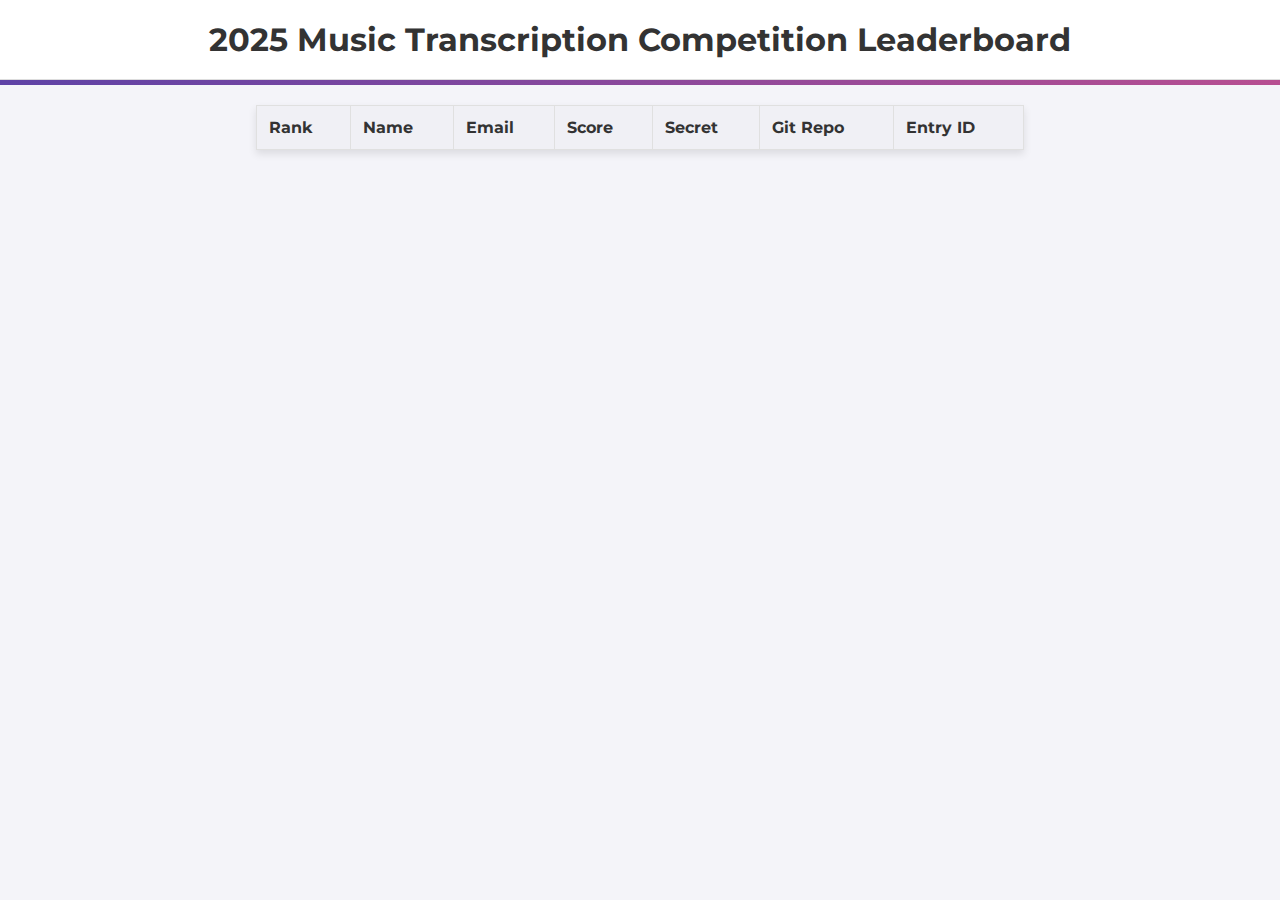
<file: transcription/index.html>
<!DOCTYPE html>
<html lang="en">
<head>
    <meta charset="UTF-8">
    <meta name="viewport" content="width=device-width, initial-scale=1.0">
    <title>Leaderboard</title>
    <link rel="stylesheet" href="Leaderboard/styles.css">
    
    <link rel="preconnect" href="https://fonts.googleapis.com">
    <link rel="preconnect" href="https://fonts.gstatic.com" crossorigin>
    <link href="https://fonts.googleapis.com/css2?family=Montserrat:ital,wght@0,100..900;1,100..900&display=swap" rel="stylesheet">
</head>
<body>
    <div id="header">
        <h1>2025 Music Transcription Competition Leaderboard</h1>
    </div>
    <div class="gradient-line"></div>
    <table id="leaderboard">
        <thead>
            <tr>
                <th>Rank</th>
                <th>Name</th>
                <th>Email</th>
                <th>Score</th>
                <th>Secret</th>
                <th>Git Repo</th>
                <th>Entry ID</th>
            </tr>
        </thead>
        <tbody id="leaderboard-body">
            <!-- Data will go here -->
        </tbody>
    </table>
    <script src="Leaderboard/script.js"></script>
</body>
</html>
</file>
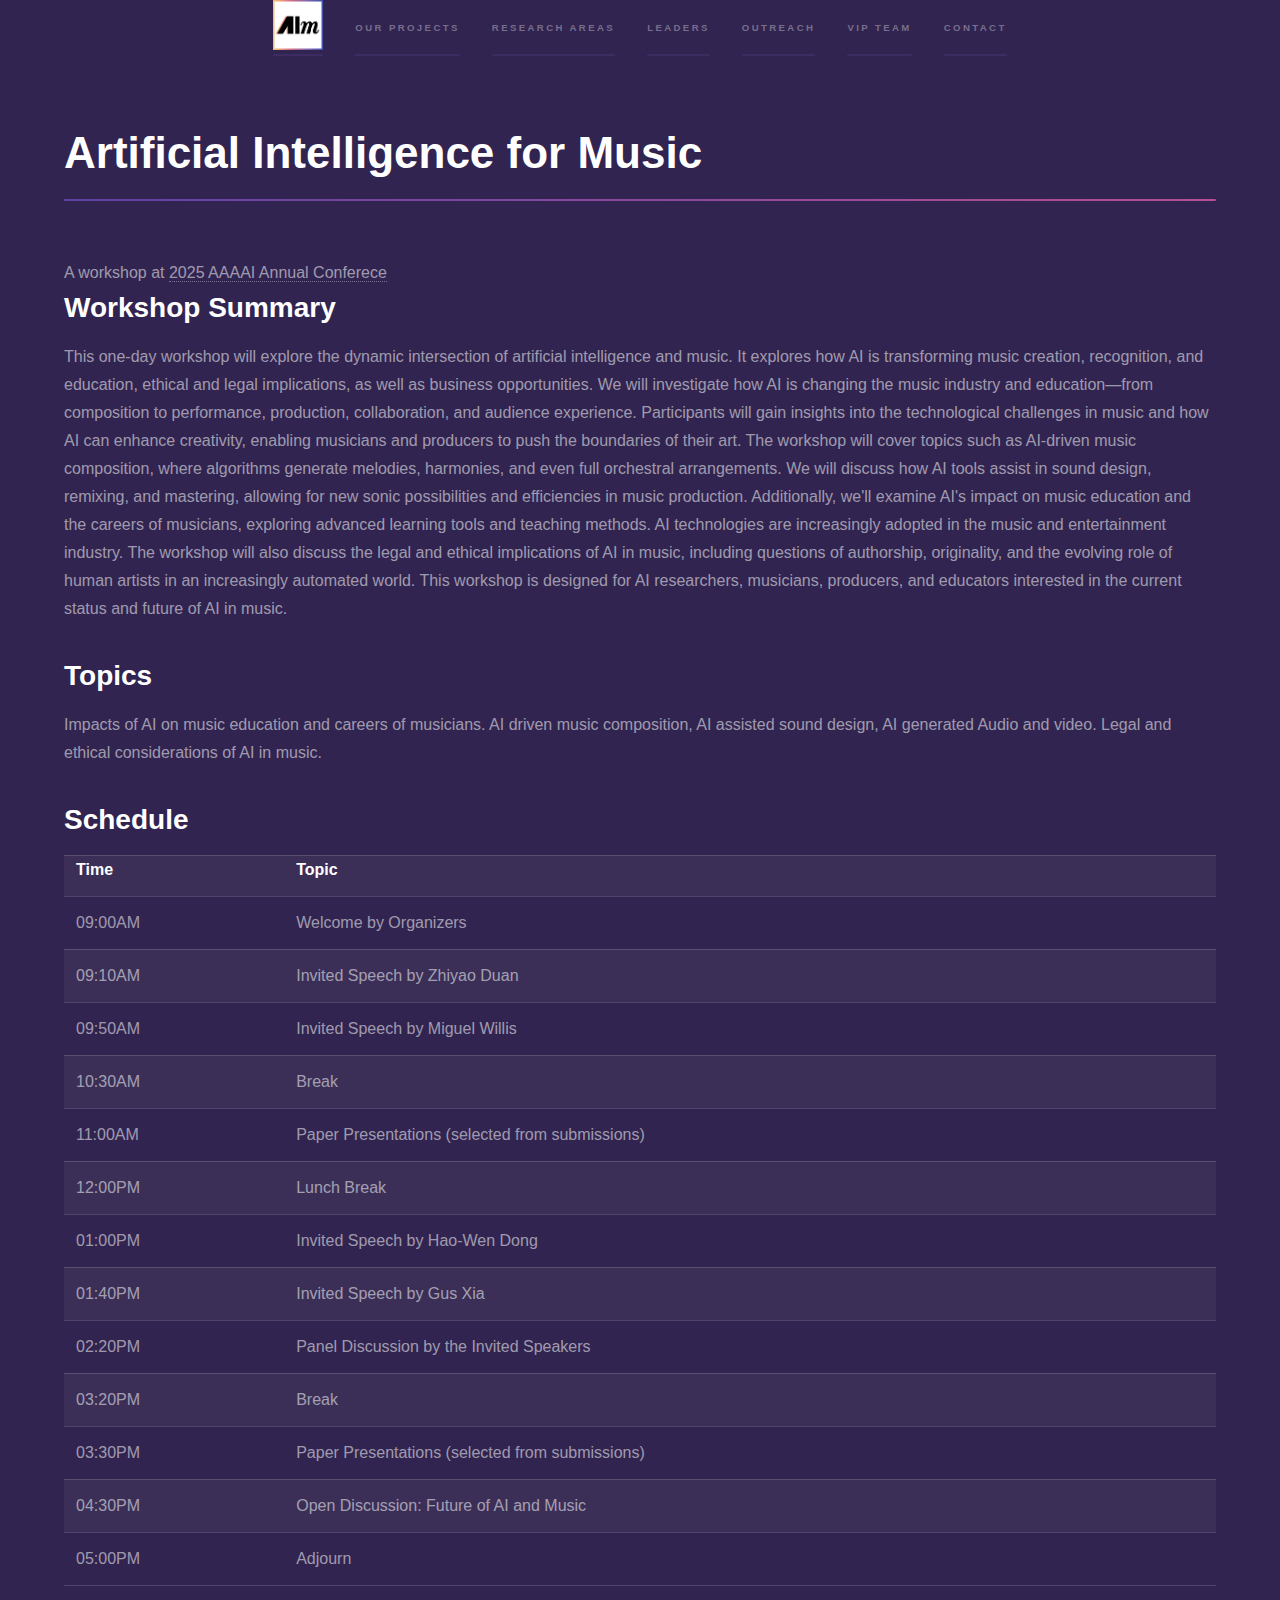
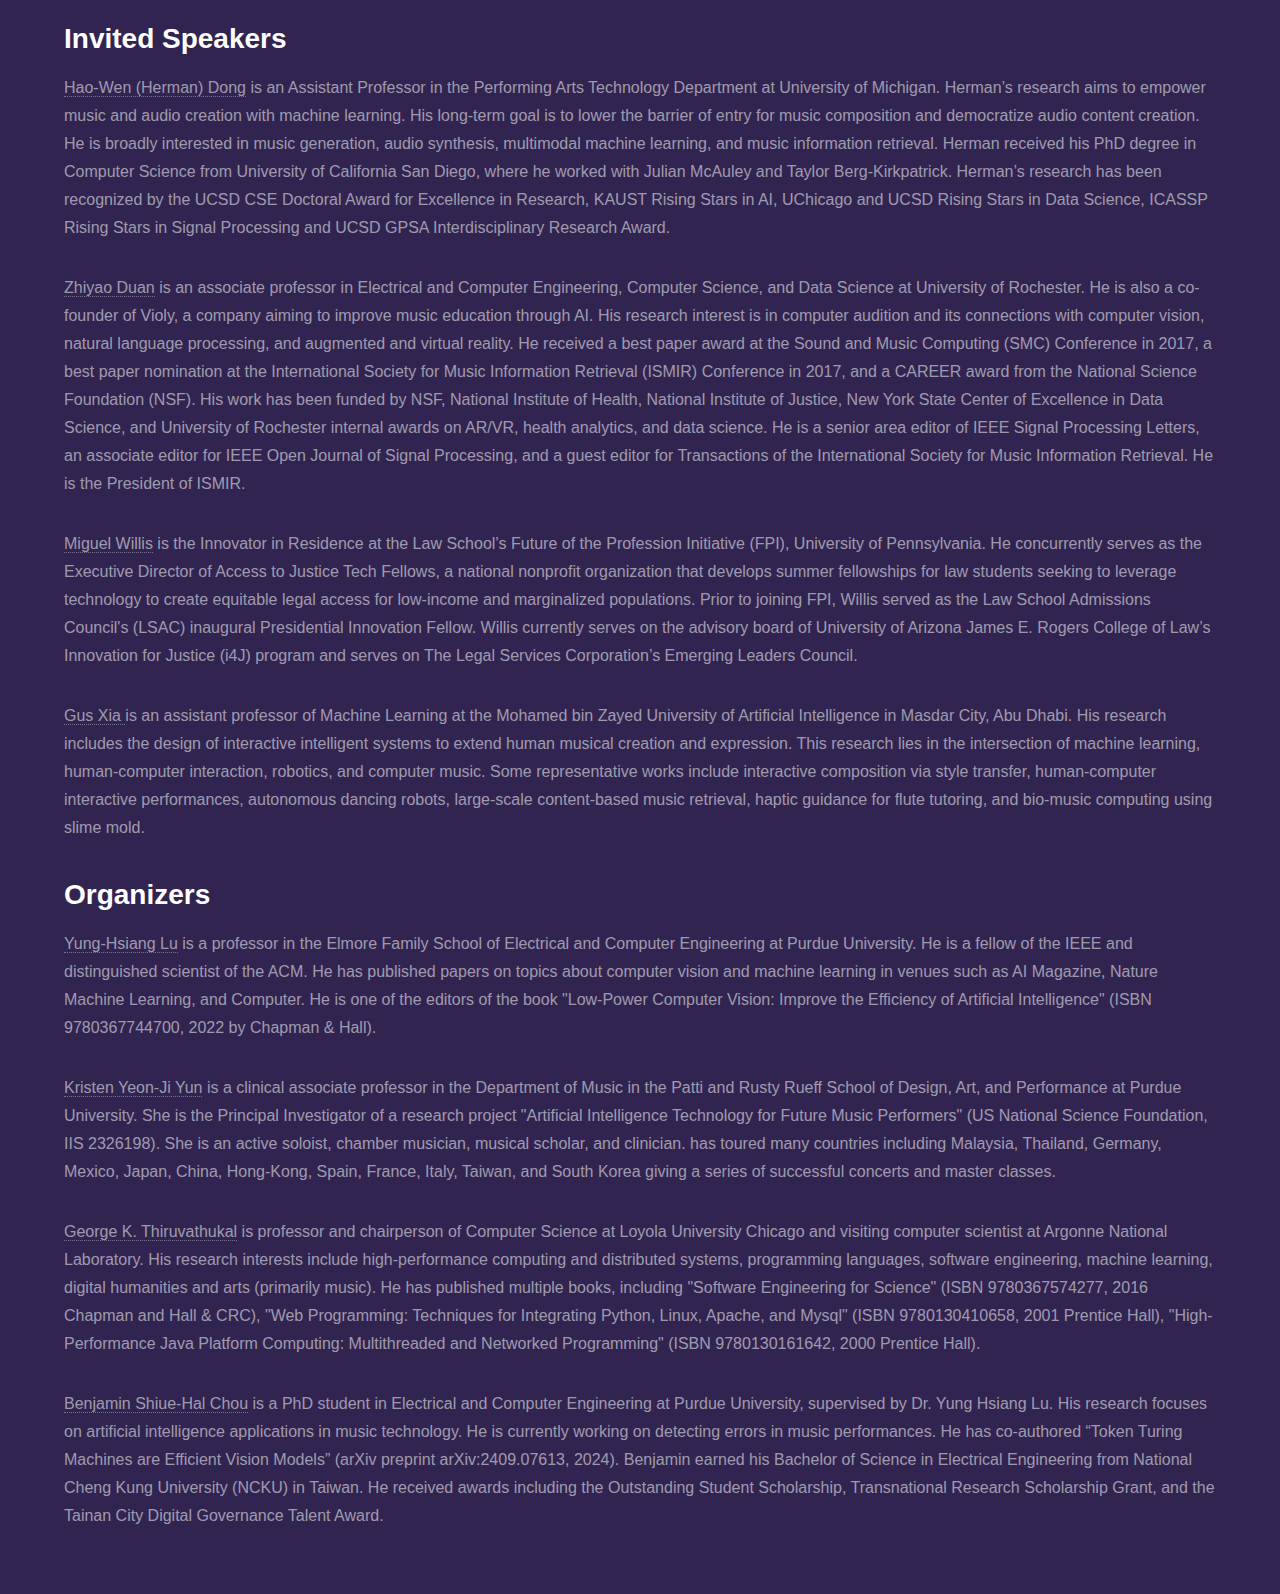
<file: 2025aaai.html>
<!DOCTYPE HTML>
<html>

<head>
	<title>2025 AAAI Workshop AI for Music</title>
	<meta charset="utf-8" />
	<meta name="viewport" content="width=device-width, initial-scale=1, user-scalable=no" />
	<link rel="stylesheet" href="assets/css/main.css" />
	<noscript>
		<link rel="stylesheet" href="assets/css/noscript.css" />
	</noscript>
</head>

<body class="is-preload">
	<!-- Sidebar -->
    <section id="sidebar">
		<div class="inner">
		  
	  <nav>
		  
		<ul>
			<li><a href="index.html#intro"><img src="images/aim.png" width=50></img></a></li>
			<li><a href="index.html#evaluator">Our Projects</a></li>
			<li><a href="index.html#activities">Research Areas</a></li>
			<li><a href="index.html#who">Leaders</a></li>
			<li><a href="index.html#outreach">Outreach</a></li>
			<li><a href="index.html#vipteam">VIP Team</a></li>
			<li><a href="index.html#contact">Contact</a></li>
		</ul>
	  </nav>
		</div>
	  </section>

	<!-- Wrapper -->
	<div id="wrapper">

		<!-- Main -->
		<section id="main" class="wrapper style5">
			<div class="inner">
			  <h1 class="major">Artificial Intelligence for Music</h1>

			  A workshop at <a href="https://aaai.org/conference/aaai/aaai-25/">2025 AAAAI Annual Conferece</a>

				<!-- Summary -->

				<section>
				  <h2>Workshop Summary</h2>
				  <p>This one-day workshop will explore the dynamic intersection of artificial intelligence and music.
					 It explores how AI is transforming music creation, recognition, and education, ethical and legal implications, as well as business opportunities.
					 We will investigate how AI is changing the music industry and education—from composition to performance, production, collaboration, and audience experience. 
					 Participants will gain insights into the technological challenges in music and how AI can enhance creativity, enabling musicians and producers to push the boundaries of their art. 
					 The workshop will cover topics such as AI-driven music composition, where algorithms generate melodies, harmonies, and even full orchestral arrangements. We will discuss how AI tools assist in sound design, remixing, and mastering, allowing for new sonic possibilities and efficiencies in music production. 
					 Additionally, we'll examine AI's impact on music education and the careers of musicians, exploring advanced learning tools and teaching methods.  AI technologies are increasingly adopted in the music and entertainment industry. 
					 The workshop will also discuss the legal and ethical implications of AI in music, including questions of authorship, originality, and the evolving role of human artists in an increasingly automated world. This workshop is designed for AI researchers, musicians, producers, and educators interested in the current status and future of AI in music.</p>
				</section>
				<section>
					<h2>Topics</h2>
					<p> Impacts of AI on music education and careers of  musicians.
						AI driven music composition, AI assisted sound design, AI generated Audio and video. Legal and ethical considerations of AI in music.
					</p>
				</section>


				<!-- Schedule -->
				<section>
				  <h2>Schedule</h2>

				  <table style="width:100%">
				    <tr>
				      <th>Time</th>
				      <th>Topic</th>
				    </tr>
				    <tr>
				      <td> 09:00AM </td>
				      <td> Welcome by Organizers </td>
				    </tr>
				    <tr>
				      <td> 09:10AM </td>
				      <td> Invited Speech by Zhiyao Duan </td> 
				    </tr>

				    <tr>
				      <td> 09:50AM </td>
				      <td> Invited Speech by Miguel Willis              </td>
				    </tr>
				    <tr>
				      <td> 10:30AM </td>
				      <td> Break                                        </td>
				    </tr>

				    <tr>
				      <td> 11:00AM </td>
				      <td> Paper Presentations (selected from submissions)  </td>
				    </tr>

				    <tr>
				      <td> 12:00PM </td>
				      <td> Lunch Break                                  </td>
				    </tr>

				    <tr>
				      <td> 01:00PM </td>
				      <td> Invited Speech by Hao-Wen Dong               </td>
				    </tr>

				    <tr>
				      <td> 01:40PM </td>
				      <td> Invited Speech by Gus Xia                    </td>
				    </tr>

				    <tr>
				      <td> 02:20PM </td>
				      <td> Panel Discussion by the Invited Speakers     </td>
				    </tr>

				    <tr>
				      <td> 03:20PM </td>
				      <td> Break                                        </td>
				    </tr>

				    <tr>
				      <td> 03:30PM </td>
				      <td> Paper Presentations (selected from submissions)  </td>
				    </tr>

				    <tr>
				      <td> 04:30PM </td>
				      <td> Open Discussion: Future of AI and Music      </td>
				    </tr>

				    <tr>
				      <td> 05:00PM </td>
				      <td> Adjourn </td>
				    </tr>
				  </table>
				  
				</section>

				<!-- Invited Speakers -->
				<section>
					<h2>Invited Speakers</h2>
					<p><a href="https://hermandong.com/">Hao-Wen
					  (Herman) Dong</a> is an
					  Assistant Professor in the
					  Performing Arts Technology
					  Department at University of
					  Michigan. Herman’s research
					  aims to empower music and
					  audio creation with machine
					  learning. His long-term goal
					  is to lower the barrier of
					  entry for music composition
					  and democratize audio
					  content creation. He is
					  broadly interested in music
					  generation, audio synthesis,
					  multimodal machine learning,
					  and music information
					  retrieval. Herman received
					  his PhD degree in Computer
					  Science from University of
					  California San Diego, where
					  he worked with Julian
					  McAuley and Taylor
					  Berg-Kirkpatrick. Herman’s
					  research has been recognized
					  by the UCSD CSE Doctoral
					  Award for Excellence in
					  Research, KAUST Rising Stars
					  in AI, UChicago and UCSD
					  Rising Stars in Data
					  Science, ICASSP Rising Stars
					  in Signal Processing and
					  UCSD GPSA Interdisciplinary
					  Research Award.
					</p>
					<p><a href="https://www.hajim.rochester.edu/ece/people/faculty/duan_zhiyao/index.html">Zhiyao
					    Duan</a> is an associate
					    professor in Electrical
					    and Computer Engineering,
					    Computer Science, and Data
					    Science at University of
					    Rochester. He is also a
					    co-founder of Violy, a
					    company aiming to improve
					    music education through
					    AI. His research interest
					    is in computer audition
					    and its connections with
					    computer vision, natural
					    language processing, and
					    augmented and virtual
					    reality. He received a
					    best paper award at the
					    Sound and Music Computing
					    (SMC) Conference in 2017,
					    a best paper nomination at
					    the International Society
					    for Music Information
					    Retrieval (ISMIR)
					    Conference in 2017, and a
					    CAREER award from the
					    National Science
					    Foundation (NSF). His work
					    has been funded by NSF,
					    National Institute of
					    Health, National Institute
					    of Justice, New York State
					    Center of Excellence in
					    Data Science, and
					    University of Rochester
					    internal awards on AR/VR,
					    health analytics, and data
					    science. He is a senior
					    area editor of IEEE Signal
					    Processing Letters, an
					    associate editor for IEEE
					    Open Journal of Signal
					    Processing, and a guest
					    editor for Transactions of
					    the International Society
					    for Music Information
					    Retrieval. He is the
					    President of ISMIR.</p>

					<p><a href="https://www.law.upenn.edu/faculty/willism1">
					  Miguel Willis</a> is the
					  Innovator in Residence at
					  the Law School’s Future of
					  the Profession Initiative
					  (FPI), University of
					  Pennsylvania. He
					  concurrently serves as the
					  Executive Director of Access
					  to Justice Tech Fellows, a
					  national nonprofit
					  organization that develops
					  summer fellowships for law
					  students seeking to leverage
					  technology to create
					  equitable legal access for
					  low-income and marginalized
					  populations. Prior to
					  joining FPI, Willis served
					  as the Law School Admissions
					  Council's (LSAC) inaugural
					  Presidential Innovation
					  Fellow. Willis currently
					  serves on the advisory board
					  of University of Arizona
					  James E. Rogers College of
					  Law’s Innovation for Justice
					  (i4J) program and serves on
					  The Legal Services
					  Corporation’s Emerging
					  Leaders Council.

					</p>

					<p> <a href="https://mbzuai.ac.ae/study/faculty/dr-gus-xia/">Gus
					  Xia </a> is an assistant
					  professor of Machine
					  Learning at the Mohamed bin
					  Zayed University of
					  Artificial Intelligence in
					  Masdar City, Abu Dhabi. His
					  research includes the design
					  of interactive intelligent
					  systems to extend human
					  musical creation and
					  expression. This research
					  lies in the intersection of
					  machine learning,
					  human-computer interaction,
					  robotics, and computer
					  music. Some representative
					  works include interactive
					  composition via style
					  transfer, human-computer
					  interactive performances,
					  autonomous dancing robots,
					  large-scale content-based
					  music retrieval, haptic
					  guidance for flute tutoring,
					  and bio-music computing
					  using slime mold.

					</p>
					
				</section>
				
				
				<!-- Organizers -->
				<section>
					<h2>Organizers</h2>
					<p><a href="https://yhlu.net/">Yung-Hsiang
					Lu</a> is a professor in the
					Elmore Family School of
					Electrical and Computer
					Engineering at Purdue
					University. He is a fellow of
					the IEEE and distinguished
					scientist of the ACM. He has
					published papers on topics
					about computer vision and
					machine learning in venues
					such as AI Magazine, Nature
					Machine Learning, and
					Computer.  He is one of the
					editors of the book
					  "Low-Power Computer Vision:
					Improve the Efficiency of
					Artificial Intelligence"
					(ISBN 9780367744700, 2022 by
					Chapman & Hall).
					  
					</p>
					<p> <a href="https://kristenyeonjiyun.com/">Kristen
					  Yeon-Ji Yun</a> is a
					  clinical associate professor
					  in the Department of Music
					  in the Patti and Rusty Rueff
					  School of Design, Art, and
					  Performance at Purdue
					  University. She is the
					  Principal Investigator of a
					  research project "Artificial
					  Intelligence Technology for
					  Future Music Performers" (US
					  National Science Foundation,
					  IIS 2326198). She is an
					  active soloist, chamber
					  musician, musical scholar,
					  and clinician.  has toured
					  many countries including
					  Malaysia, Thailand, Germany,
					  Mexico, Japan, China,
					  Hong-Kong, Spain, France,
					  Italy, Taiwan, and South
					  Korea giving a series of
					  successful concerts and
					  master classes.</p>

					<p><a href="https://gkt.sh/">George
					K. Thiruvathukal</a> is professor and chairperson of Computer Science
					at Loyola University Chicago and visiting computer scientist at
					Argonne National Laboratory. His research interests include
					high-performance computing and distributed systems, programming
					languages, software engineering, machine learning, digital humanities
					and arts (primarily music). He has published multiple books, including
					"Software Engineering for Science" (ISBN 9780367574277, 2016 Chapman
					and Hall & CRC), "Web Programming: Techniques for Integrating Python,
					Linux, Apache, and Mysql" (ISBN 9780130410658, 2001 Prentice Hall),
					"High-Performance Java Platform Computing: Multithreaded and Networked
					Programming" (ISBN 9780130161642, 2000 Prentice Hall).
					</p>				
					<!-- <img src="images/benchou.jpg" width="400" alt="Benjamin Shiue-Hal Chou" data-position="top center" /> -->
					<p><a href="https://www.linkedin.com/in/benjamin-chou-6aa058228/">Benjamin Shiue-Hal Chou</a> 
					is a PhD student in Electrical and Computer Engineering at Purdue University, supervised by Dr. Yung Hsiang Lu. His research focuses on artificial intelligence applications in music technology. He is currently working on detecting errors in music performances. 
					He has co-authored “Token Turing Machines are Efficient Vision Models” (arXiv preprint arXiv:2409.07613, 2024).
					Benjamin earned his Bachelor of Science in Electrical Engineering from National Cheng Kung University (NCKU) in Taiwan. He received awards including the Outstanding Student Scholarship, Transnational Research Scholarship Grant, and the Tainan City Digital Governance Talent Award.</p>
	

				</section>

					
				</section>

			</div>
		</section>
	</div>

	<!-- Scripts -->
	<script src="assets/js/jquery.min.js"></script>
	<script src="assets/js/jquery.scrollex.min.js"></script>
	<script src="assets/js/jquery.scrolly.min.js"></script>
	<script src="assets/js/browser.min.js"></script>
	<script src="assets/js/breakpoints.min.js"></script>
	<script src="assets/js/util.js"></script>
	<script src="assets/js/main.js"></script>

</body>

</html>
</file>
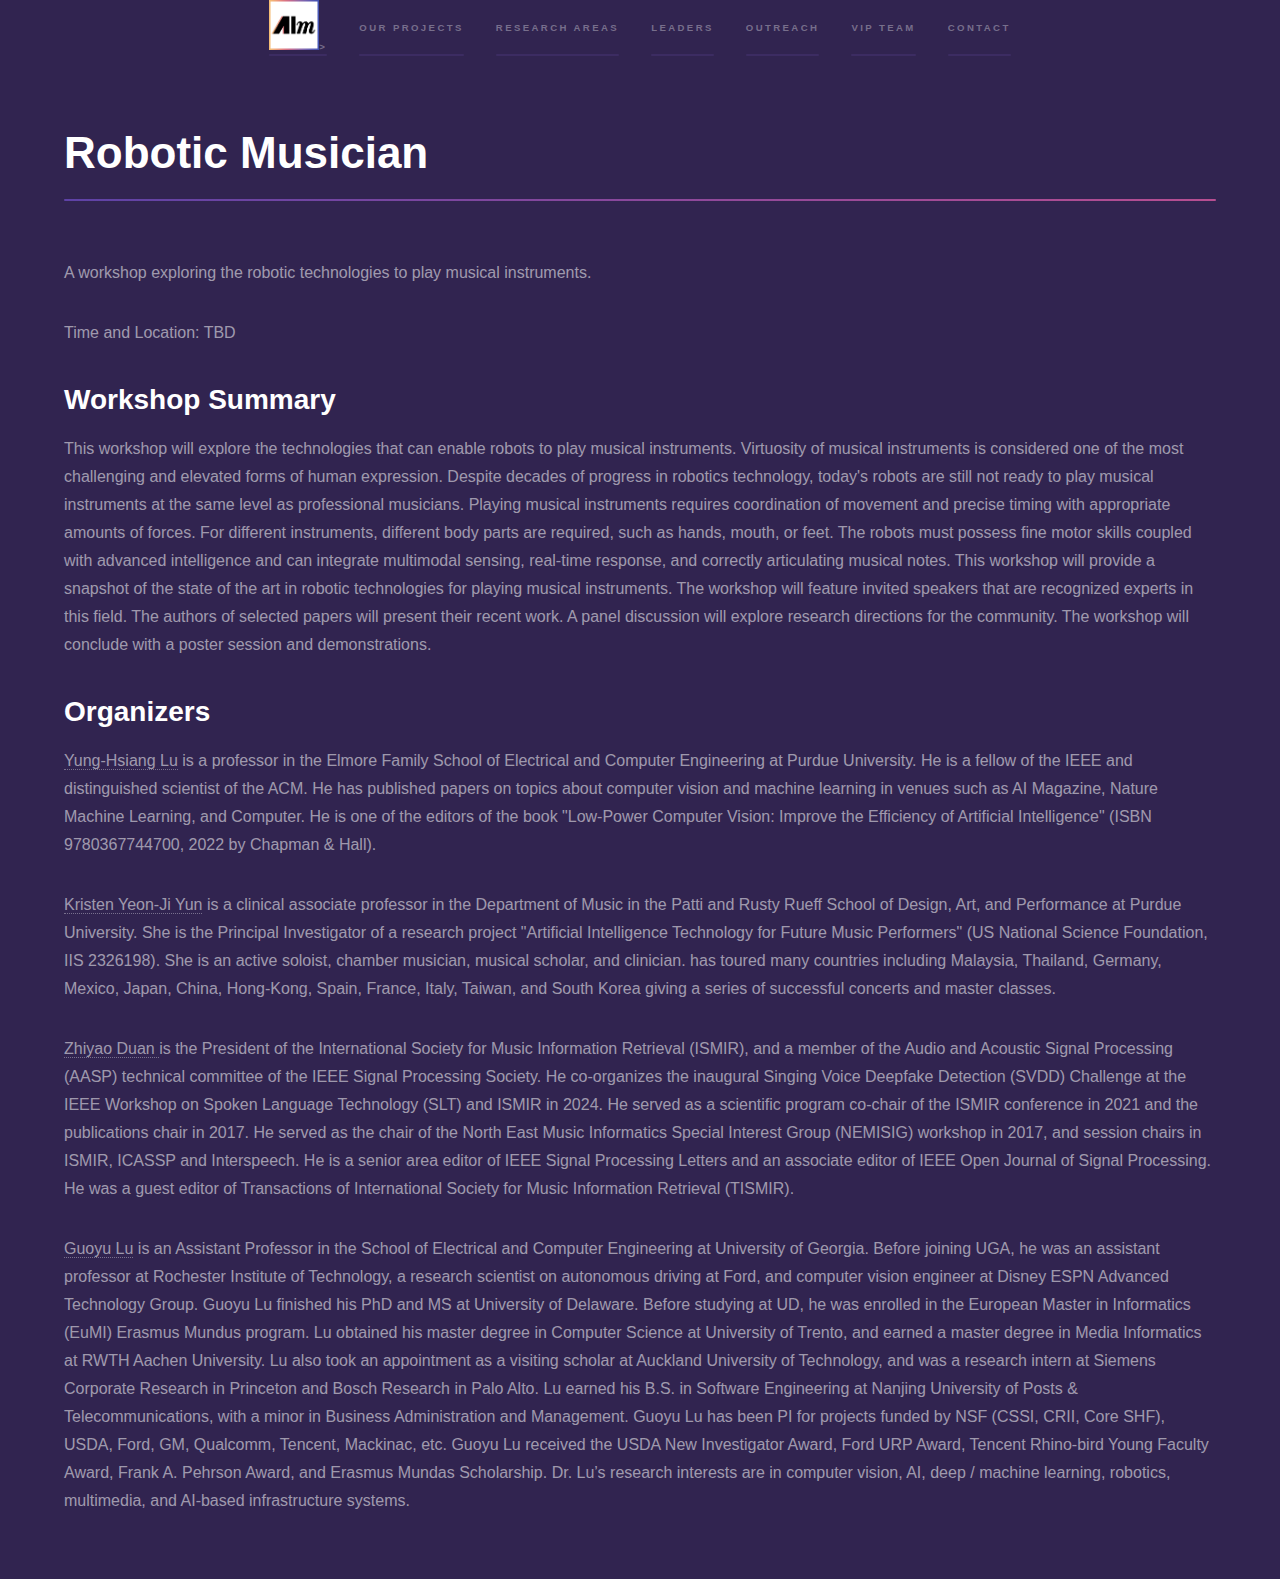
<file: 2025robot.html>
<!DOCTYPE html>
<html lang="en" xml:lang="en">
	<head>
		<title>2025 Workshop Robotic Musician</title>
		<meta charset="utf-8" />
		<meta
			name="viewport"
			content="width=device-width, initial-scale=1, user-scalable=no"
		/>
		<link rel="stylesheet" href="assets/css/main.css" />
		<noscript>
			<link rel="stylesheet" href="assets/css/noscript.css" />
		</noscript>
	</head>

	<body class="is-preload">
		<!-- Sidebar -->
		<section id="sidebar">
			<div class="inner">
				<nav>
					<ul>
						<li>
							<a href="index.html#intro"
								><img src="images/aim.png" alt="AIM logo" width="50" />></a
							>
						</li>
						<li><a href="index.html#amt">Our Projects</a></li>
						<li><a href="index.html#activities">Research Areas</a></li>
						<li><a href="index.html#who">Leaders</a></li>
						<li><a href="index.html#outreach">Outreach</a></li>
						<li><a href="index.html#vipteam">VIP Team</a></li>
						<li><a href="index.html#contact">Contact</a></li>
					</ul>
				</nav>
			</div>
		</section>

		<!-- Wrapper -->
		<div id="wrapper">
			<!-- Main -->
			<section id="main" class="wrapper style5">
				<div class="inner">
					<h1 class="major">Robotic Musician</h1>

					<p>
						A workshop exploring the robotic technologies to play musical
						instruments.
					</p>
					<p>Time and Location: TBD</p>

					<!-- Summary -->

					<section>
						<h2>Workshop Summary</h2>
						<p>
							This workshop will explore the technologies that can enable robots
							to play musical instruments. Virtuosity of musical instruments is
							considered one of the most challenging and elevated forms of human
							expression. Despite decades of progress in robotics technology,
							today's robots are still not ready to play musical instruments at
							the same level as professional musicians. Playing musical
							instruments requires coordination of movement and precise timing
							with appropriate amounts of forces. For different instruments,
							different body parts are required, such as hands, mouth, or feet.
							The robots must possess fine motor skills coupled with advanced
							intelligence and can integrate multimodal sensing, real-time
							response, and correctly articulating musical notes. This workshop
							will provide a snapshot of the state of the art in robotic
							technologies for playing musical instruments. The workshop will
							feature invited speakers that are recognized experts in this
							field. The authors of selected papers will present their recent
							work. A panel discussion will explore research directions for the
							community. The workshop will conclude with a poster session and
							demonstrations.
						</p>

						<!-- Organizers -->
						<section>
							<h2>Organizers</h2>
							<p>
								<a href="https://yhlu.net/">Yung-Hsiang Lu</a> is a professor in
								the Elmore Family School of Electrical and Computer Engineering
								at Purdue University. He is a fellow of the IEEE and
								distinguished scientist of the ACM. He has published papers on
								topics about computer vision and machine learning in venues such
								as AI Magazine, Nature Machine Learning, and Computer. He is one
								of the editors of the book "Low-Power Computer Vision: Improve
								the Efficiency of Artificial Intelligence" (ISBN 9780367744700,
								2022 by Chapman & Hall).
							</p>
							<p>
								<a href="https://kristenyeonjiyun.com/">Kristen Yeon-Ji Yun</a>
								is a clinical associate professor in the Department of Music in
								the Patti and Rusty Rueff School of Design, Art, and Performance
								at Purdue University. She is the Principal Investigator of a
								research project "Artificial Intelligence Technology for Future
								Music Performers" (US National Science Foundation, IIS 2326198).
								She is an active soloist, chamber musician, musical scholar, and
								clinician. has toured many countries including Malaysia,
								Thailand, Germany, Mexico, Japan, China, Hong-Kong, Spain,
								France, Italy, Taiwan, and South Korea giving a series of
								successful concerts and master classes.
							</p>

							<p>
								<a ref="https://hajim.rochester.edu/ece/sites/zduan/"
									>Zhiyao Duan </a
								>is the President of the International Society for Music
								Information Retrieval (ISMIR), and a member of the Audio and
								Acoustic Signal Processing (AASP) technical committee of the
								IEEE Signal Processing Society. He co-organizes the inaugural
								Singing Voice Deepfake Detection (SVDD) Challenge at the IEEE
								Workshop on Spoken Language Technology (SLT) and ISMIR in 2024.
								He served as a scientific program co-chair of the ISMIR
								conference in 2021 and the publications chair in 2017. He served
								as the chair of the North East Music Informatics Special
								Interest Group (NEMISIG) workshop in 2017, and session chairs in
								ISMIR, ICASSP and Interspeech. He is a senior area editor of
								IEEE Signal Processing Letters and an associate editor of IEEE
								Open Journal of Signal Processing. He was a guest editor of
								Transactions of International Society for Music Information
								Retrieval (TISMIR).
							</p>

							<p>
								<a href="https://engineering.uga.edu/team_member/guoyu-lu/"
									>Guoyu Lu</a
								>
								is an Assistant Professor in the School of Electrical and
								Computer Engineering at University of Georgia. Before joining
								UGA, he was an assistant professor at Rochester Institute of
								Technology, a research scientist on autonomous driving at Ford,
								and computer vision engineer at Disney ESPN Advanced Technology
								Group. Guoyu Lu finished his PhD and MS at University of
								Delaware. Before studying at UD, he was enrolled in the European
								Master in Informatics (EuMI) Erasmus Mundus program. Lu obtained
								his master degree in Computer Science at University of Trento,
								and earned a master degree in Media Informatics at RWTH Aachen
								University. Lu also took an appointment as a visiting scholar at
								Auckland University of Technology, and was a research intern at
								Siemens Corporate Research in Princeton and Bosch Research in
								Palo Alto. Lu earned his B.S. in Software Engineering at Nanjing
								University of Posts & Telecommunications, with a minor in
								Business Administration and Management. Guoyu Lu has been PI for
								projects funded by NSF (CSSI, CRII, Core SHF), USDA, Ford, GM,
								Qualcomm, Tencent, Mackinac, etc. Guoyu Lu received the USDA New
								Investigator Award, Ford URP Award, Tencent Rhino-bird Young
								Faculty Award, Frank A. Pehrson Award, and Erasmus Mundas
								Scholarship. Dr. Lu’s research interests are in computer vision,
								AI, deep / machine learning, robotics, multimedia, and AI-based
								infrastructure systems.
							</p>
						</section>
					</section>
				</div>
			</section>
		</div>

		<!-- Scripts -->
		<script src="assets/js/jquery.min.js"></script>
		<script src="assets/js/jquery.scrollex.min.js"></script>
		<script src="assets/js/jquery.scrolly.min.js"></script>
		<script src="assets/js/browser.min.js"></script>
		<script src="assets/js/breakpoints.min.js"></script>
		<script src="assets/js/util.js"></script>
		<script src="assets/js/main.js"></script>
	</body>
</html>
</file>
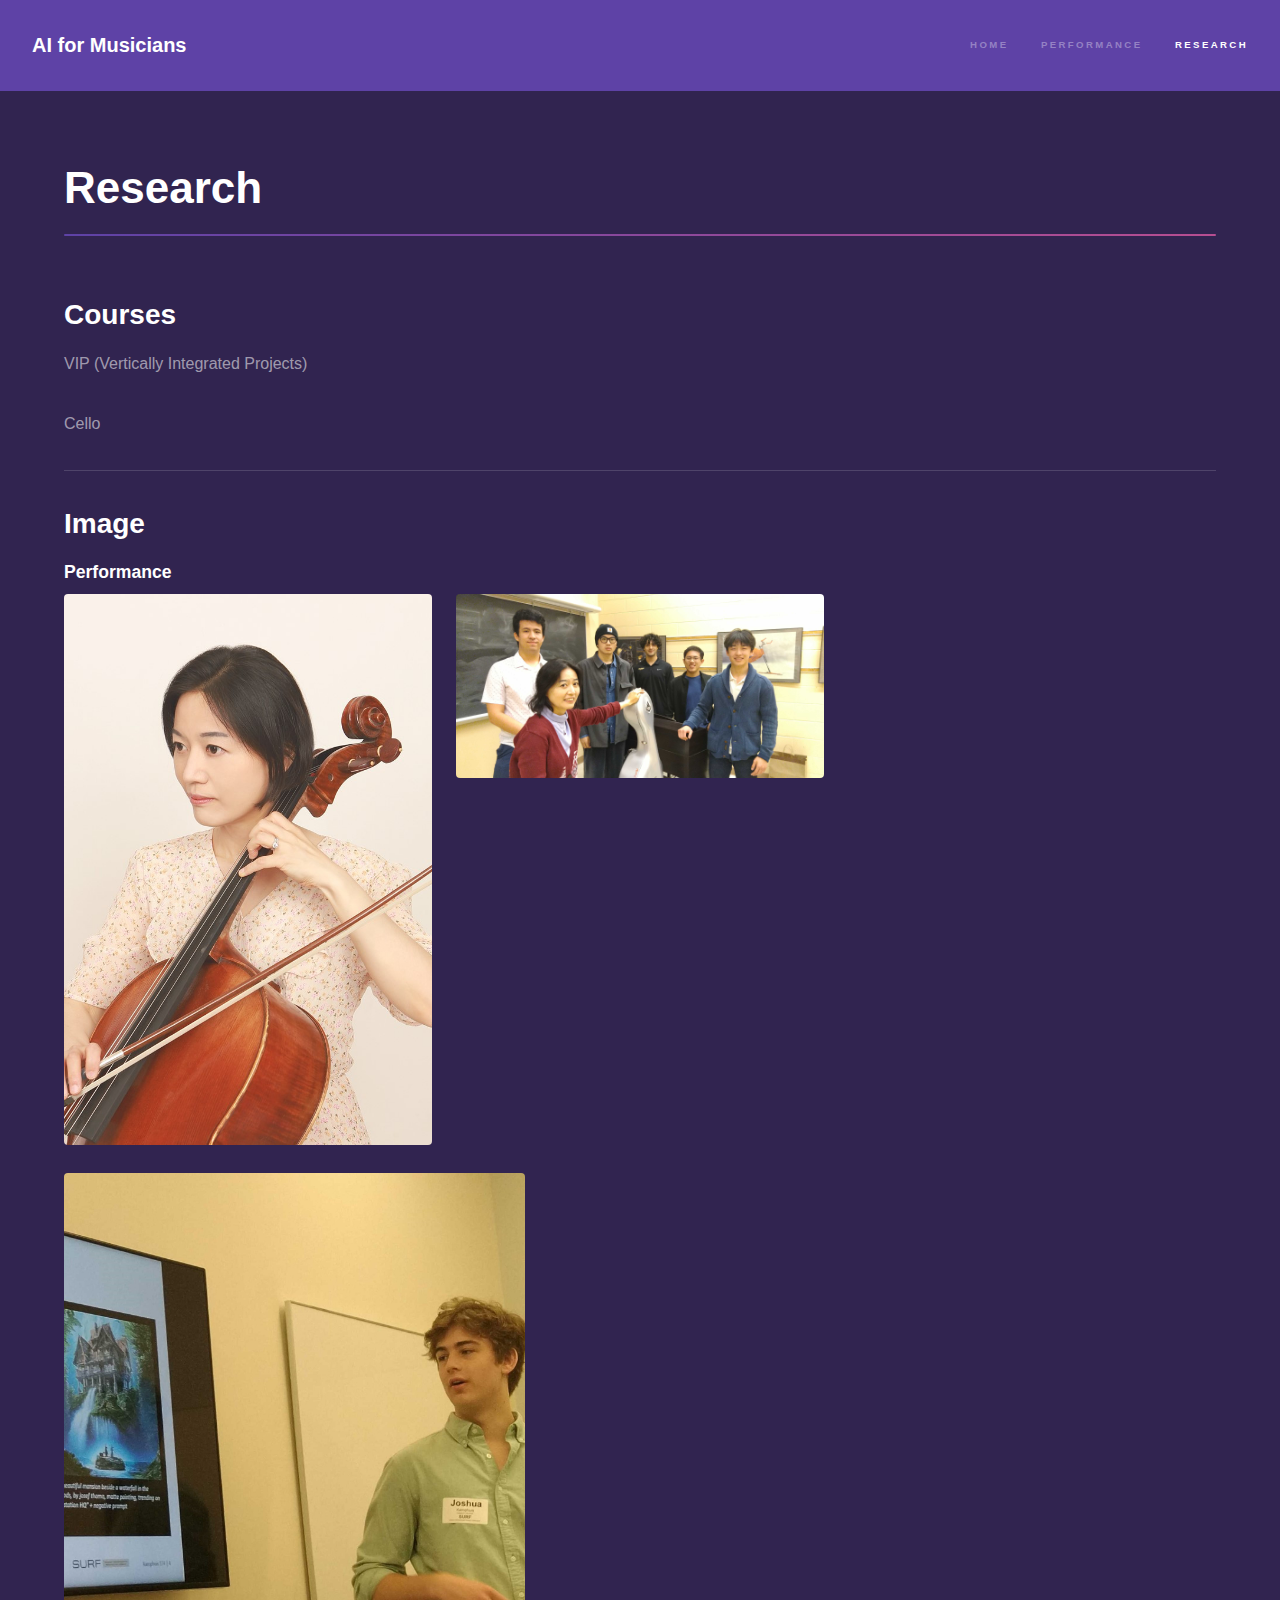
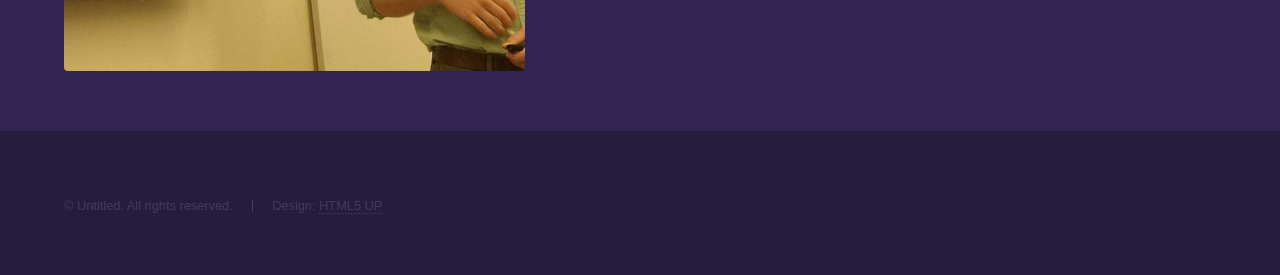
<file: elements.html>
<!DOCTYPE HTML>
<!--
	Hyperspace by HTML5 UP
	html5up.net | @ajlkn
	Free for personal and commercial use under the CCA 3.0 license (html5up.net/license)
-->
<html lang="en" xml:lang="en">
	<head>
		<title>Research</title>
		<meta charset="utf-8" />
		<meta name="viewport" content="width=device-width, initial-scale=1, user-scalable=no" />
		<link rel="stylesheet" href="assets/css/main.css" />
		<noscript><link rel="stylesheet" href="assets/css/noscript.css" /></noscript>
	</head>
	<body class="is-preload">

		<!-- Header -->
			<header id="header">
				<a href="index.html" class="title">AI for Musicians</a>
				<nav>
					<ul>
						<li><a href="index.html">Home</a></li>
						<li><a href="generic.html">Performance</a></li>
						<li><a href="elements.html"  class="active">Research</a></li>
					</ul>
				</nav>
			</header>

		<!-- Wrapper -->
			<div id="wrapper">

				<!-- Main -->
					<section id="main" class="wrapper">
						<div class="inner">
							<h1 class="major">Research</h1>

							<!-- Text -->
								<section>
									<h2>Courses</h2>
									<p>VIP (Vertically Integrated Projects)</p>
									<p>Cello</p>
									<hr />
							<!-- Image -->
								<section>
									<h2>Image</h2>
									<h3>Performance</h3>
									<div class="box alt">
										<div class="row gtr-uniform">
											<div class="col-4"><span class="image fit"><img src="images/pic01.jpg" alt="" /></span></div>
											<div class="col-4"><span class="image fit"><img src="images/pic02.jpg" alt="" /></span></div>
											<p><span class="image left"><img src="images/pic05.jpg" alt="" /></span>
											<!---
											<div class="col-4"><span class="image fit"><img src="images/pic03.jpg" alt="" /></span></div>
											--->
										</div>
									</div>
									<!---
									<h3>Left &amp; Right</h3>
									<p><span class="image left"><img src="images/pic05.jpg" alt="" /></span>Performance.</p>
									<p><span class="image right"><img src="images/pic06.jpg" alt="" /></span>
									As a performer and clinician, Yeon-Ji Yun has toured many countries including Malaysia, Thailand, Germany, Mexico, Japan, China, Hong-Kong, Spain, France, Italy, Taiwan, and South Korea giving a series of successful concerts and master classes. She is a winner in numerous competitions around the world including the IBLA World Competition in Italy in 2008, the 11th Annual Competition in the Performance of Music from Spain and Latin America, Travel Grant Competition, Walton Concerto Competition at Indiana University, Indianapolis Matinee Musicale, Chunchu Music Competition, Seoul National Competition, Nan-Pa Music Competition, and the Korean American Competition. In 2011, Yun received an Honorable Mention in the Liszt-Garrison International Competition Collaborate Artist in Baltimore, MD. She has soloed with many orchestras such as Grand Junction Symphony Orchestra, Korean Symphony Orchestra, Colorado Mesa University Orchestra, and Indiana University Orchestra.</p>
									--->
								</section>

						</div>
					</section>

			</div>

		<!-- Footer -->
			<footer id="footer" class="wrapper alt">
				<div class="inner">
					<ul class="menu">
						<li>&copy; Untitled. All rights reserved.</li><li>Design: <a href="http://html5up.net">HTML5 UP</a></li>
					</ul>
				</div>
			</footer>

		<!-- Scripts -->
			<script src="assets/js/jquery.min.js"></script>
			<script src="assets/js/jquery.scrollex.min.js"></script>
			<script src="assets/js/jquery.scrolly.min.js"></script>
			<script src="assets/js/browser.min.js"></script>
			<script src="assets/js/breakpoints.min.js"></script>
			<script src="assets/js/util.js"></script>
			<script src="assets/js/main.js"></script>

	</body>
</html>
</file>
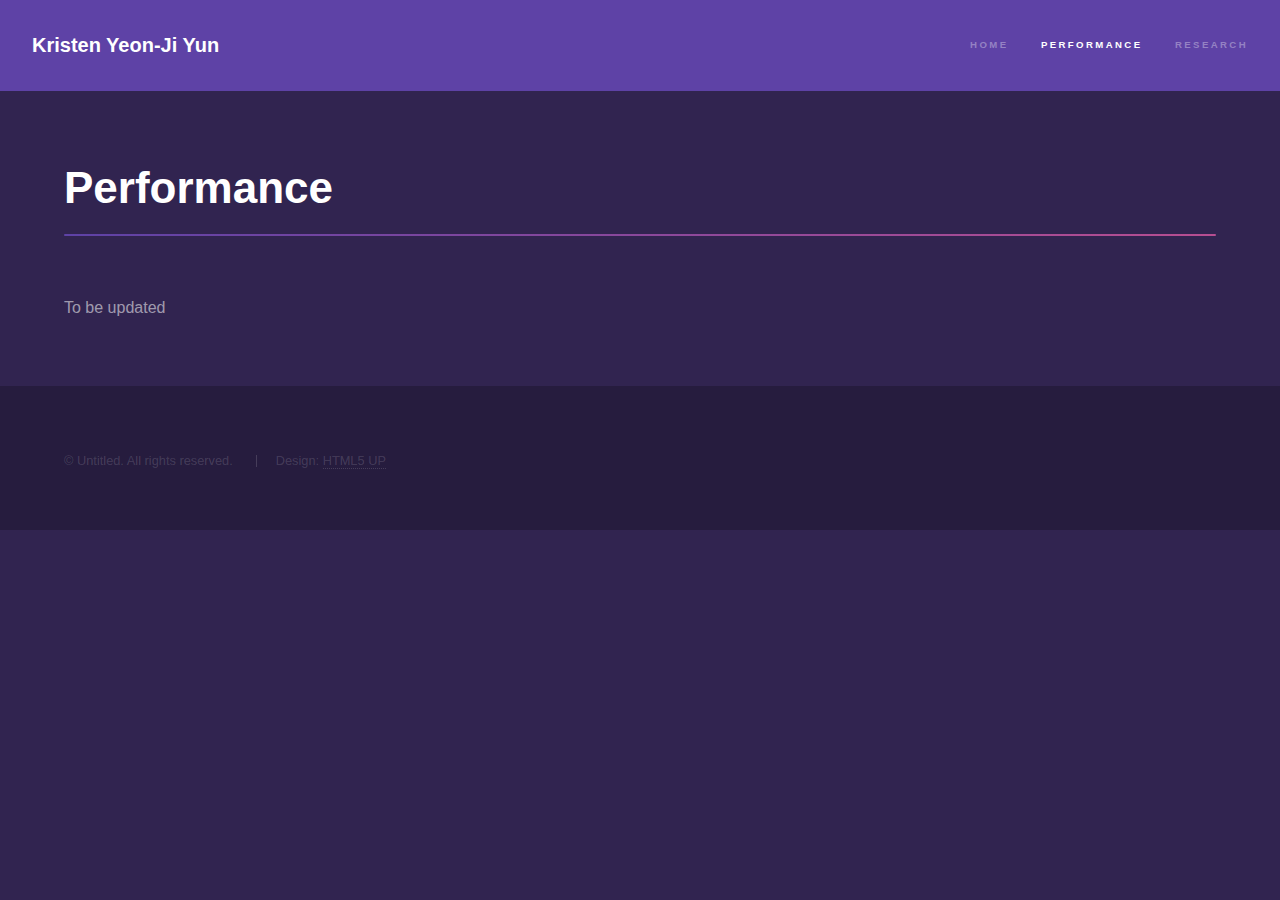
<file: generic.html>
<!DOCTYPE html>
<!--
	Hyperspace by HTML5 UP
	html5up.net | @ajlkn
	Free for personal and commercial use under the CCA 3.0 license (html5up.net/license)
-->
<html lang="en">
  <head>
    <title>More about Dr. Kristen Yeon-Ji Yun</title>
    <meta charset="utf-8" />
    <meta name="viewport" content="width=device-width, initial-scale=1.0" />
    <!-- <meta name="viewport" content="width=device-width, initial-scale=1, user-scalable=no" /> -->
    <link rel="stylesheet" href="assets/css/main.css" />
    <noscript
      ><link rel="stylesheet" href="assets/css/noscript.css"
    /></noscript>
  </head>
  <body>
    <!-- Header -->
    <header id="header">
      <a href="index.html" class="title">Kristen Yeon-Ji Yun</a>
      <nav>
        <ul>
          <li><a href="index.html">Home</a></li>
          <li><a href="generic.html" class="active">Performance</a></li>
          <li><a href="elements.html">Research</a></li>
        </ul>
      </nav>
    </header>

    <!-- Wrapper -->
    <div id="wrapper">
      <!-- Main -->
      <section id="main" class="wrapper">
        <div class="inner">
          <h1 class="major">Performance</h1>
          <!--- <span class="image fit"><img src="images/pic04.jpg" alt="" /></span> 
							<p>Performance in Dortmund, Germany</p> --->
          <p>To be updated</p>
        </div>
      </section>
    </div>

    <!-- Footer -->
    <footer id="footer" class="wrapper alt">
      <div class="inner">
        <ul class="menu">
          <li>&copy; Untitled. All rights reserved.</li>
          <li>Design: <a href="http://html5up.net">HTML5 UP</a></li>
        </ul>
      </div>
    </footer>

    <!-- Scripts -->
    <script src="assets/js/jquery.min.js"></script>
    <script src="assets/js/jquery.scrollex.min.js"></script>
    <script src="assets/js/jquery.scrolly.min.js"></script>
    <script src="assets/js/browser.min.js"></script>
    <script src="assets/js/breakpoints.min.js"></script>
    <script src="assets/js/util.js"></script>
    <script src="assets/js/main.js"></script>
  </body>
</html>
</file>
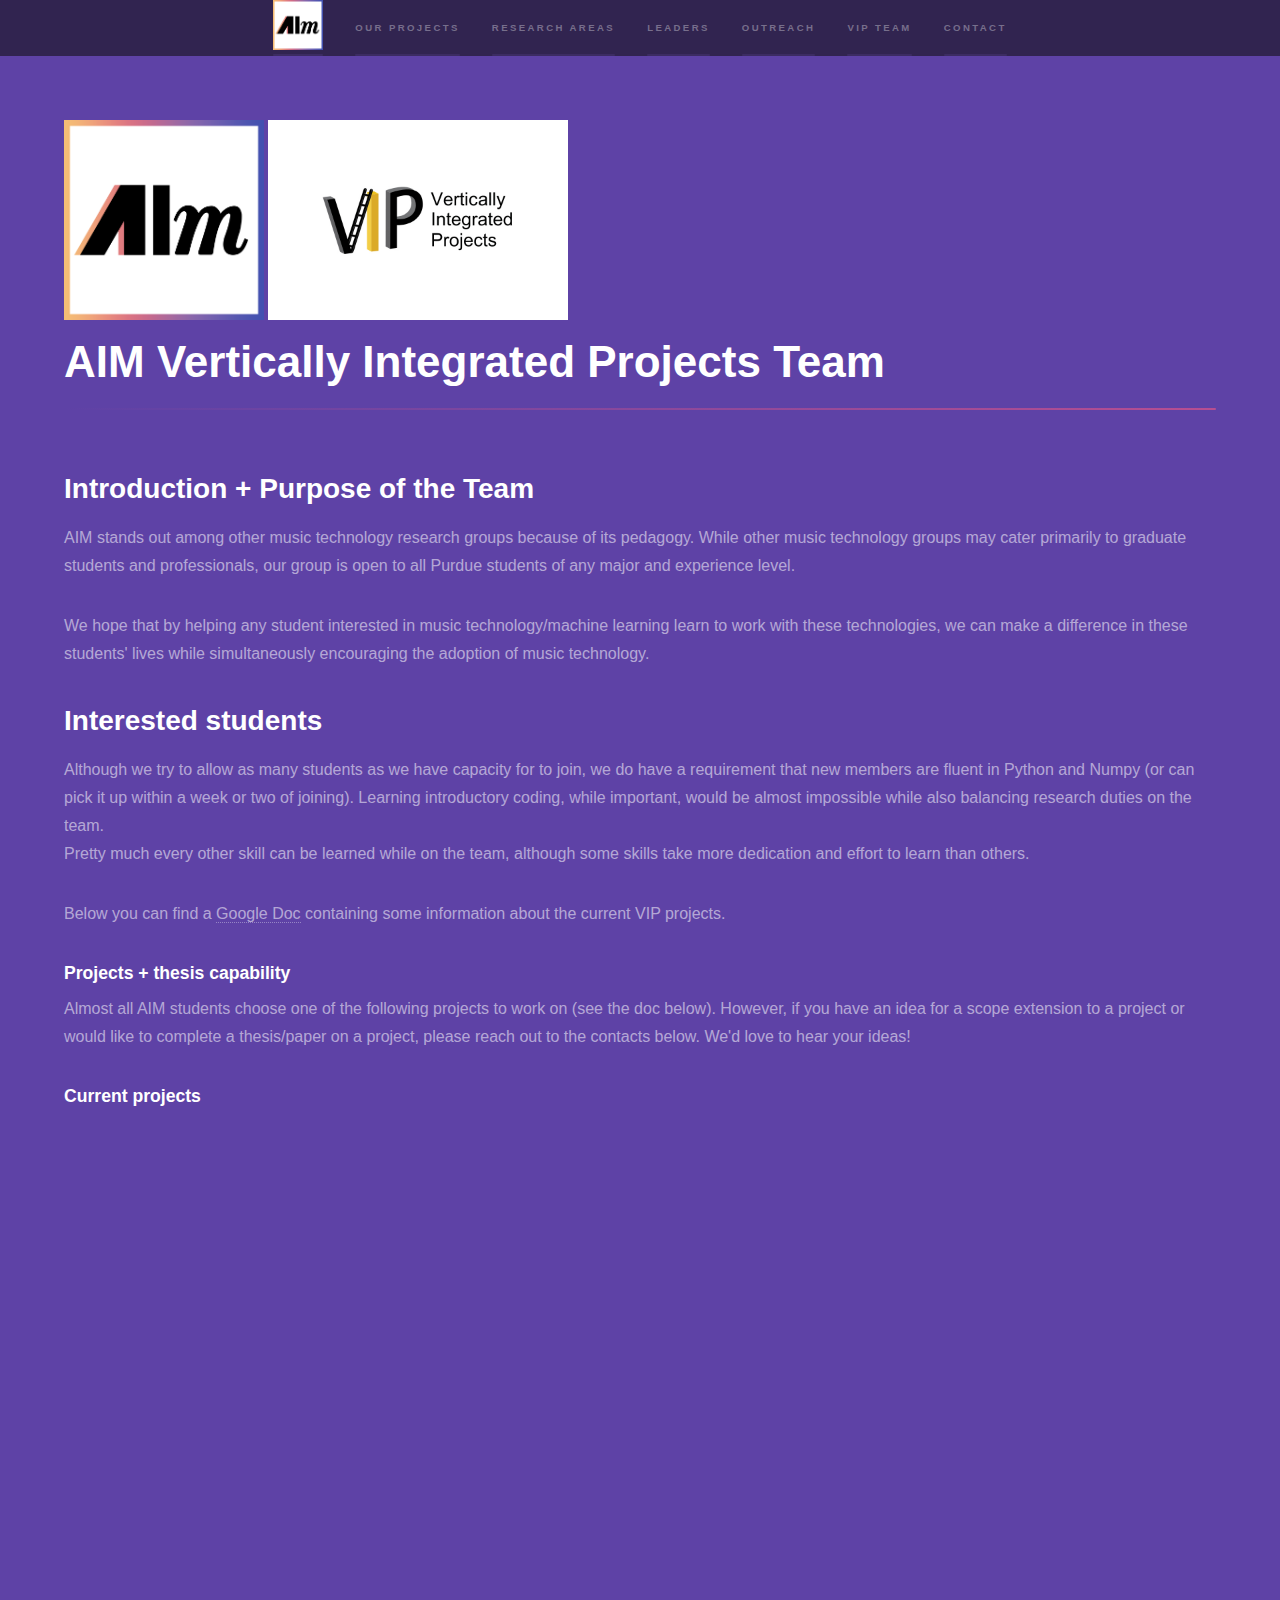
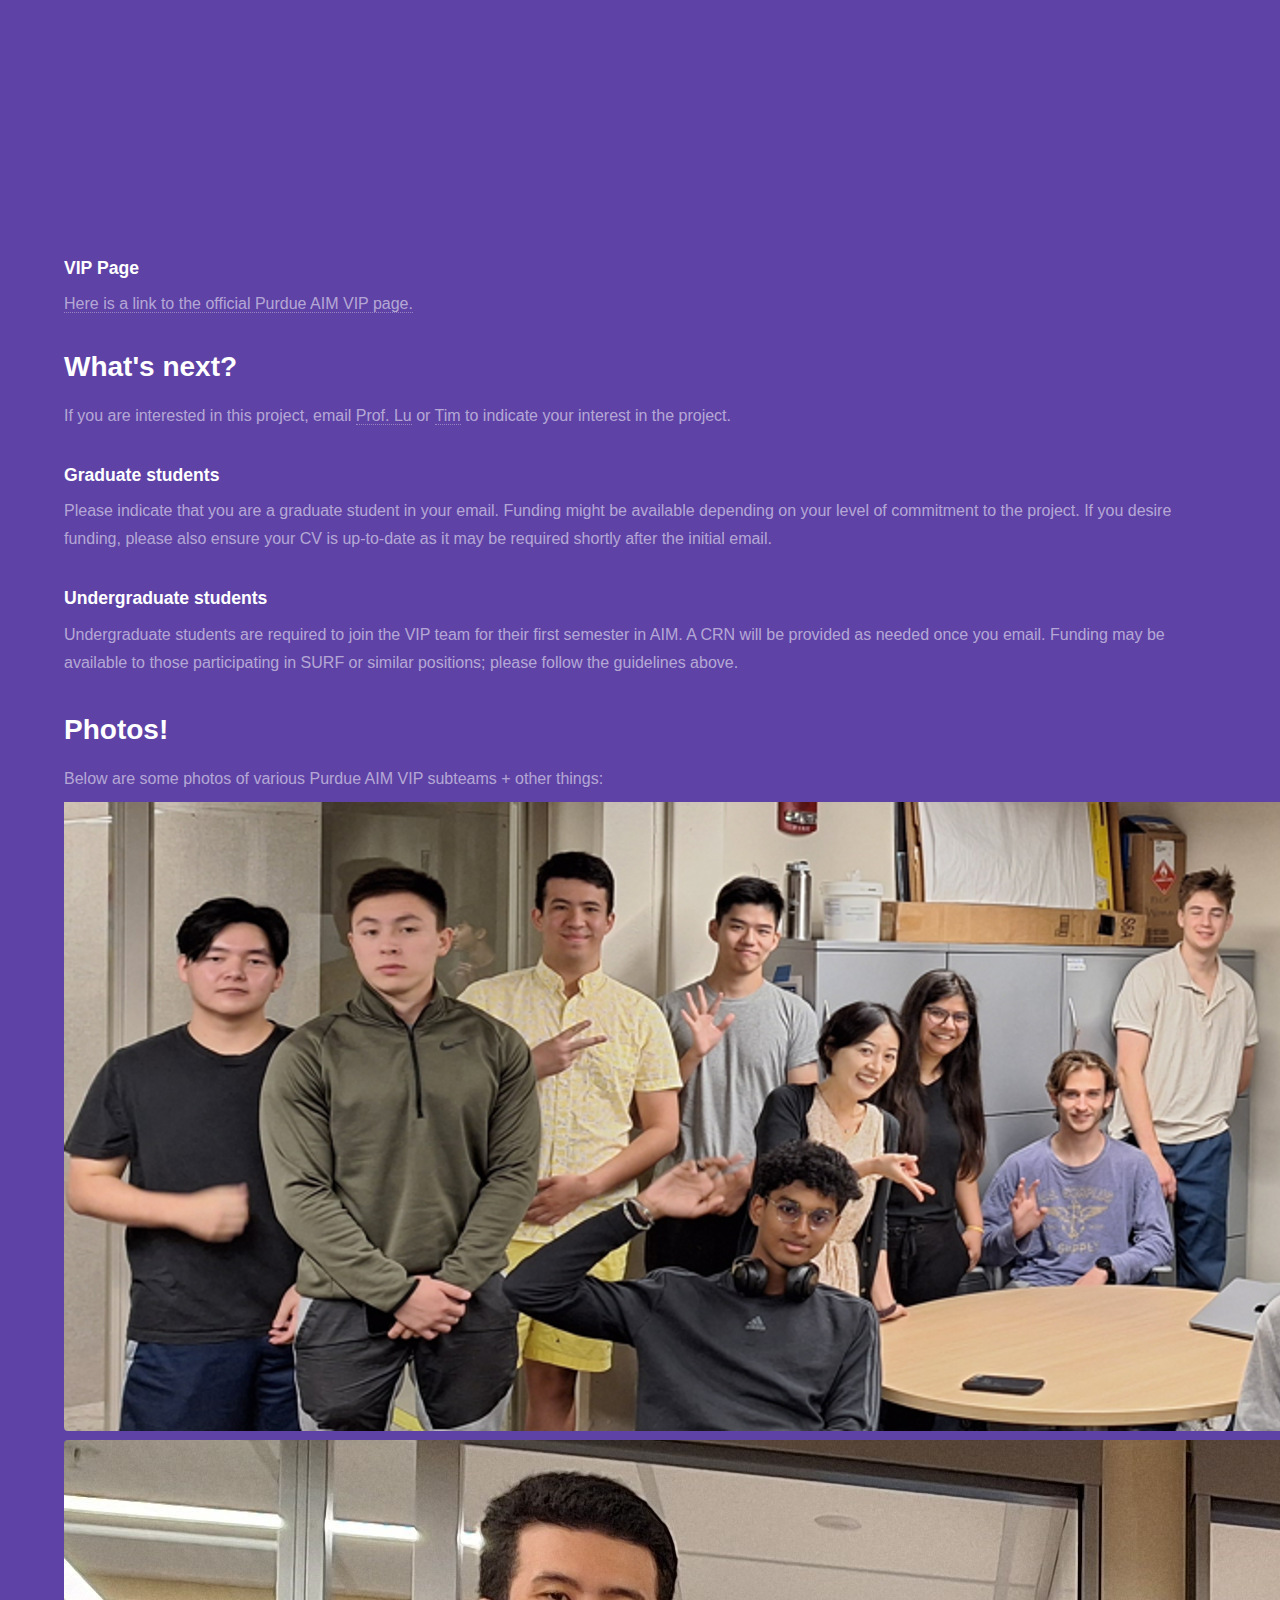
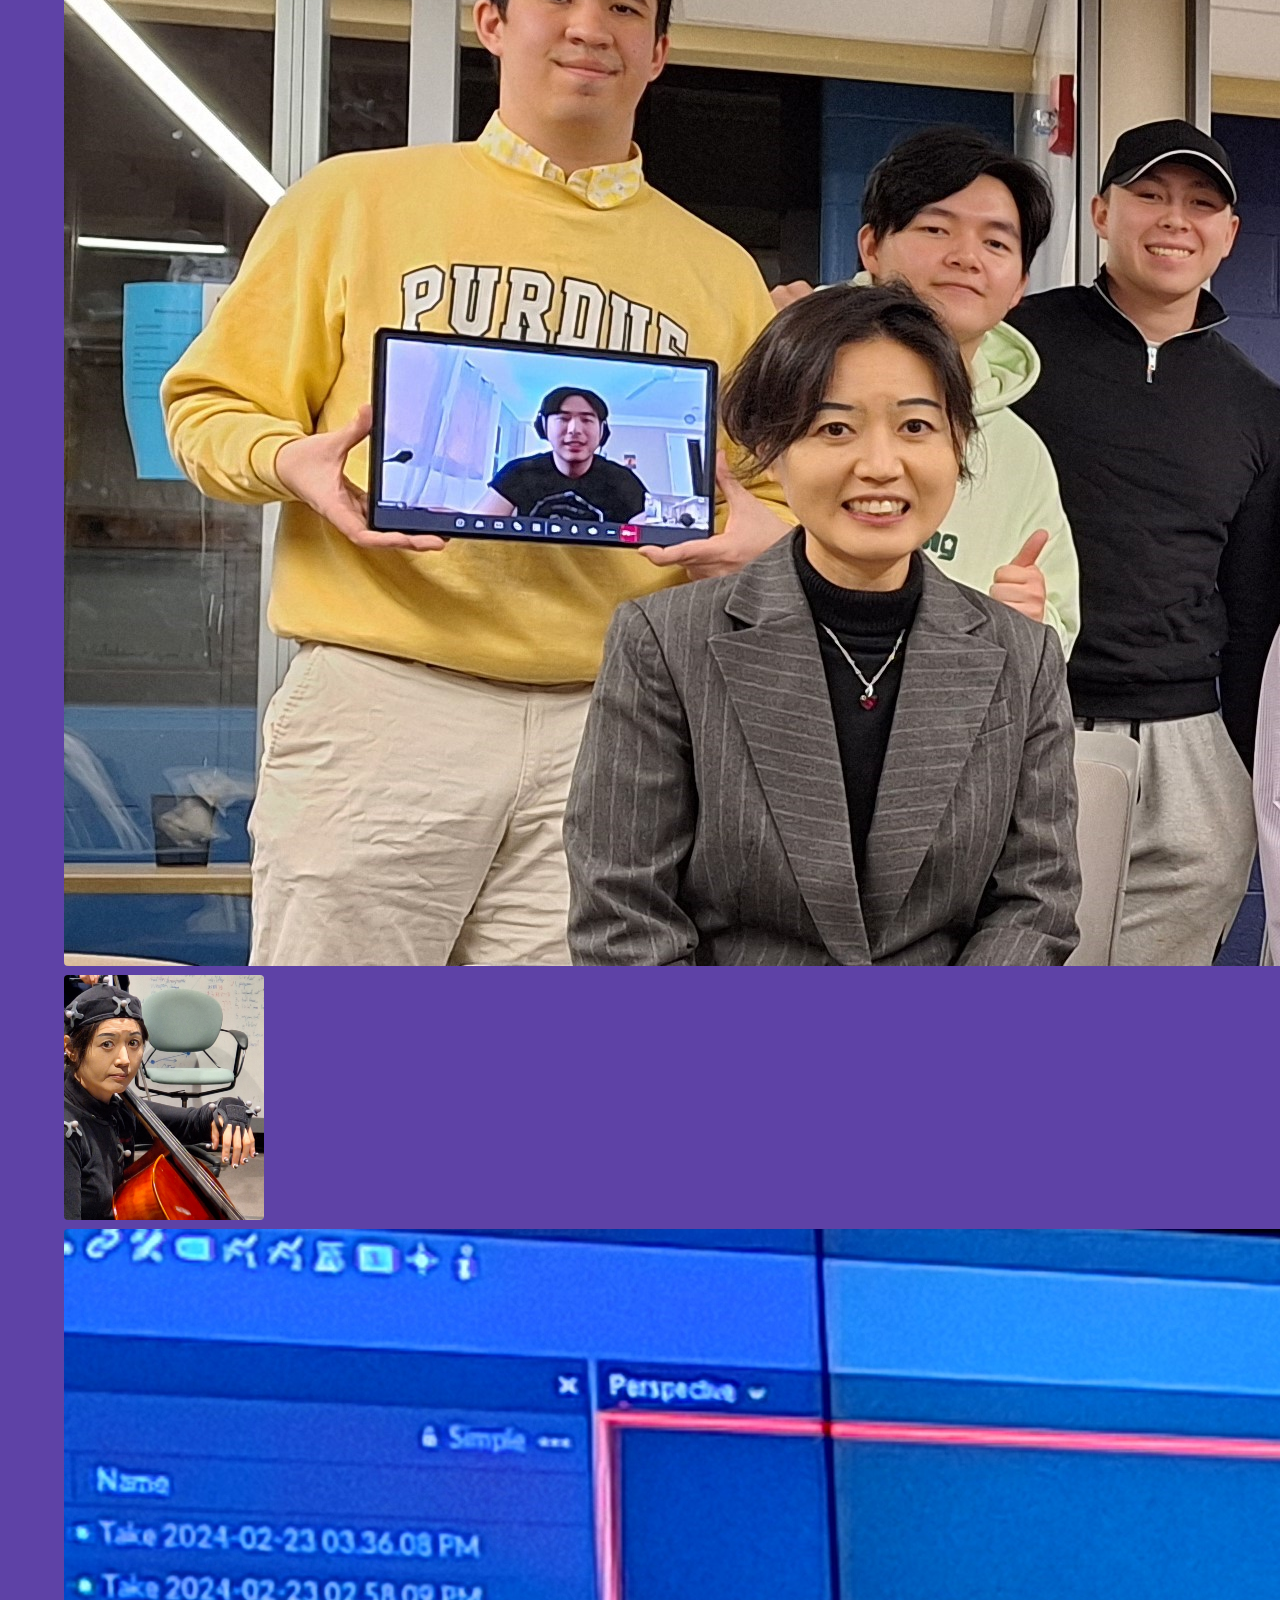
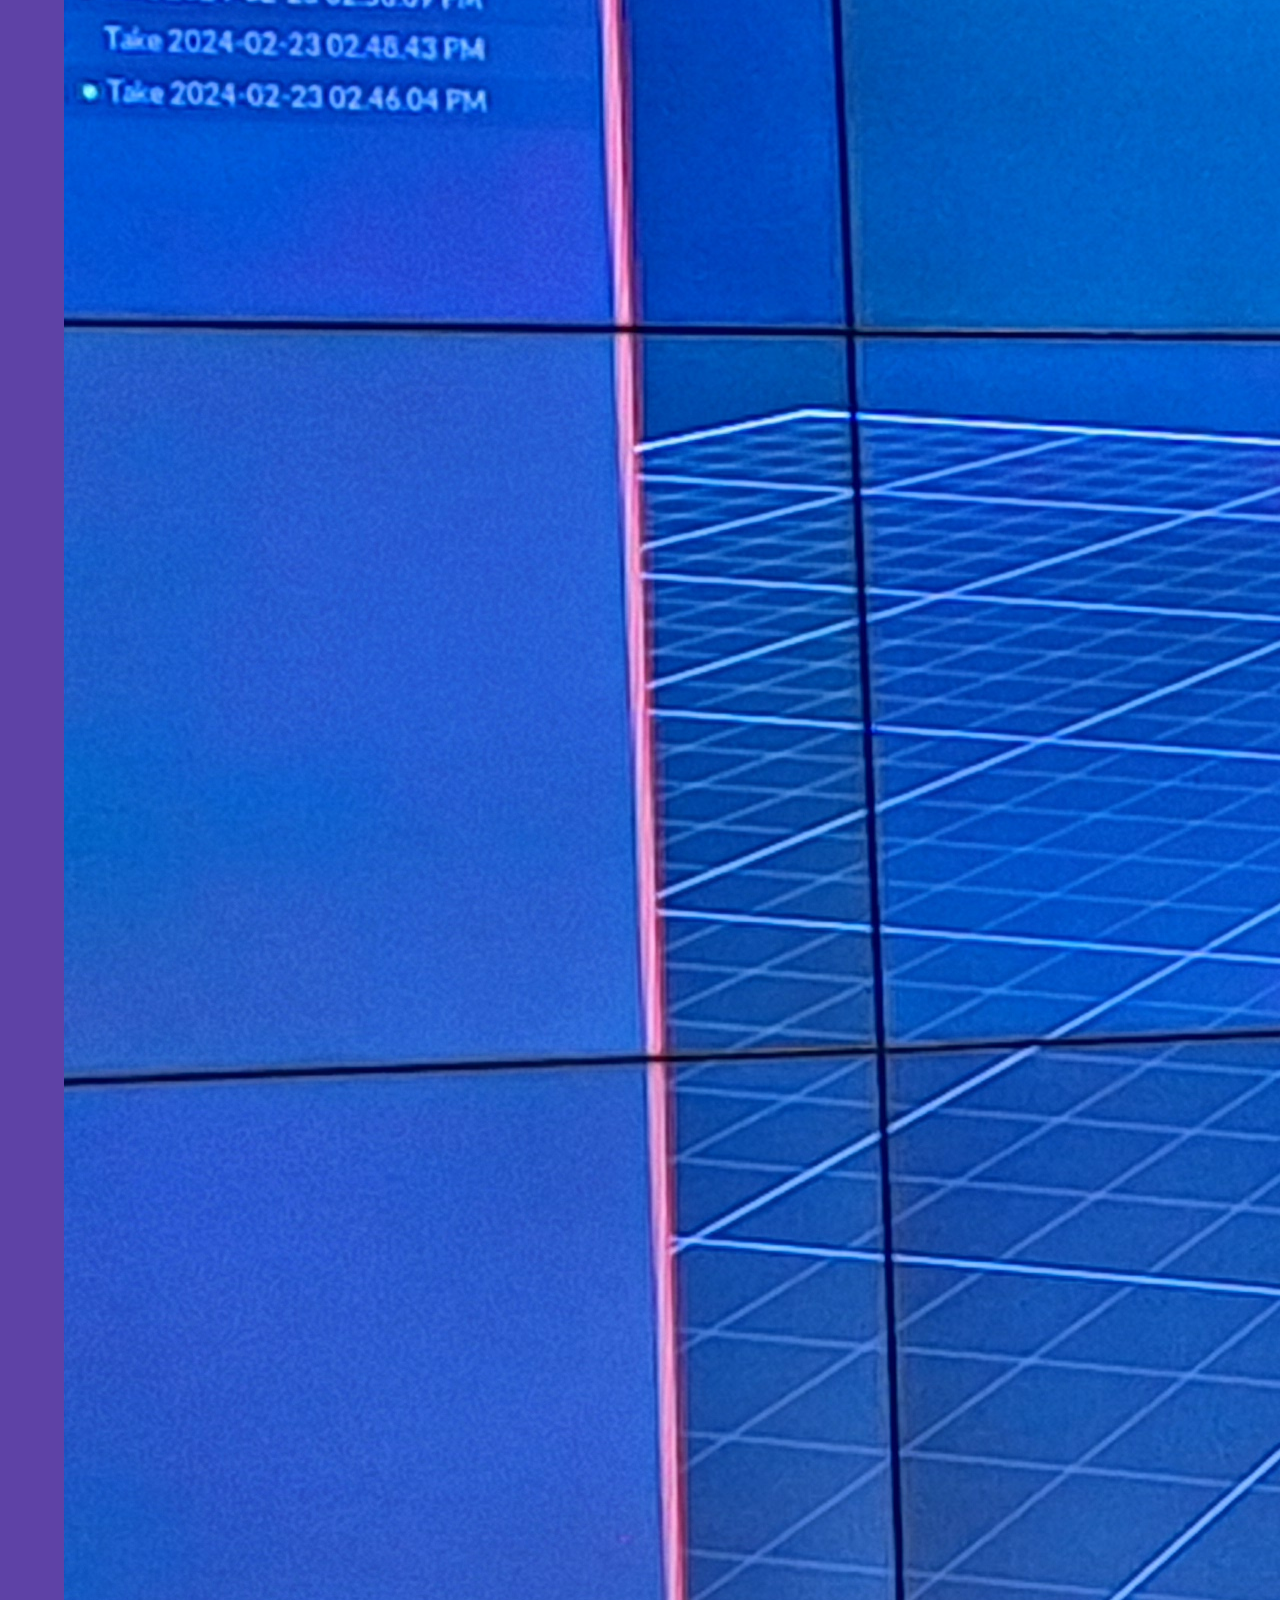
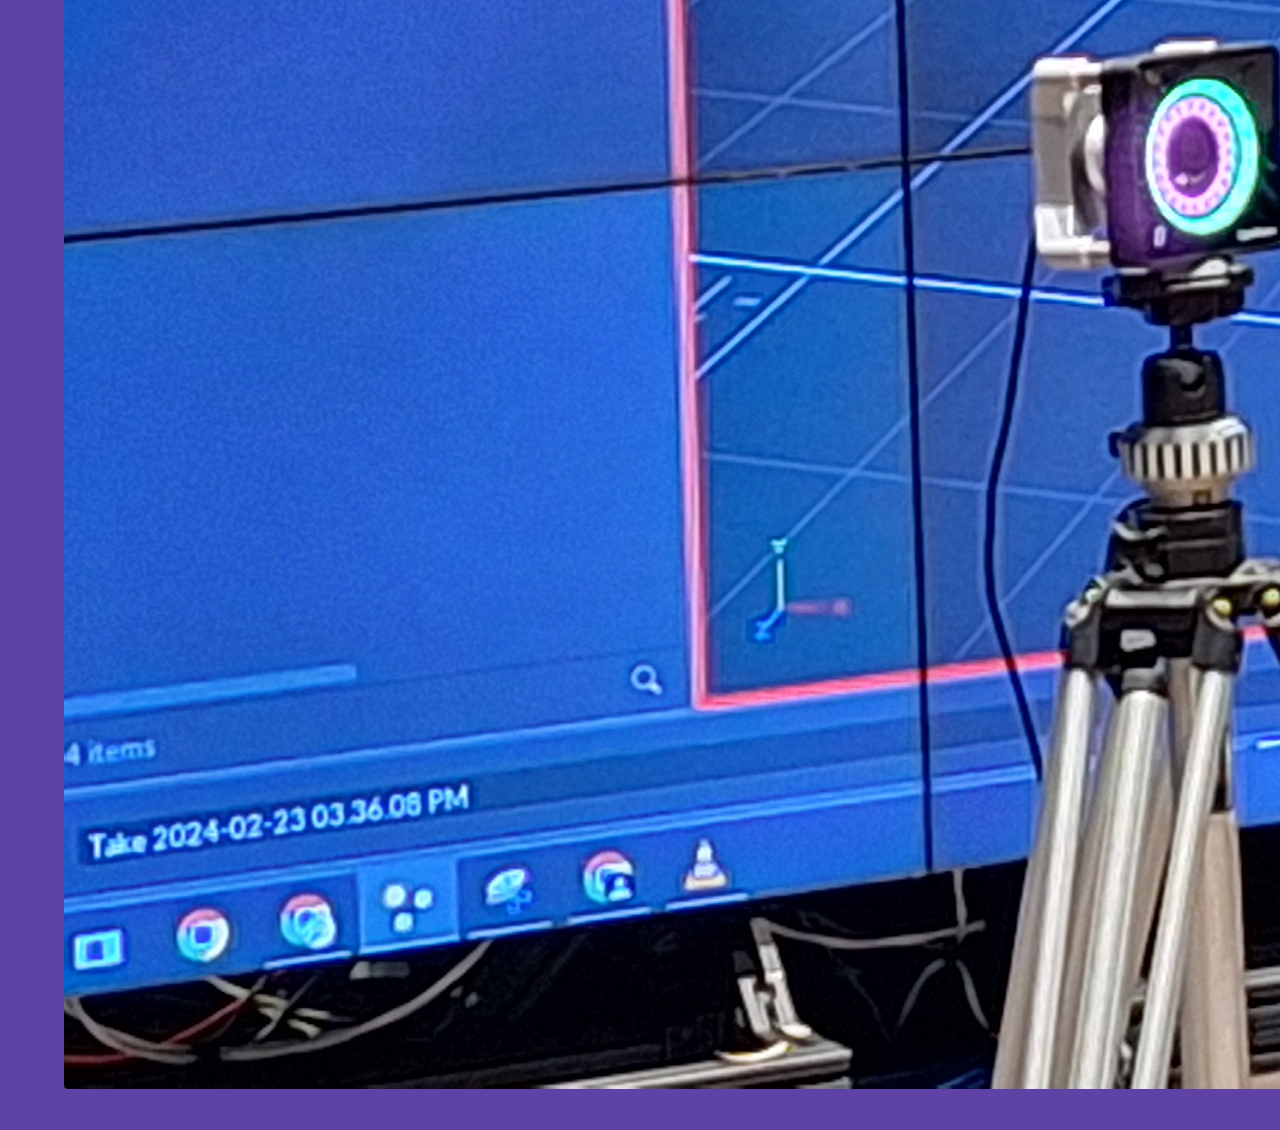
<file: vip_info.html>
<!DOCTYPE html>
<html lang="en" xml:lang="en">
	<head>
		<title>AIM Vertically Integrated Projects Team</title>
		<meta charset="utf-8" />
		<meta
			name="viewport"
			content="width=device-width, initial-scale=1, user-scalable=no"
		/>
		<link rel="stylesheet" href="assets/css/main.css" />
		<noscript>
			<link rel="stylesheet" href="assets/css/noscript.css" />
		</noscript>
	</head>

	<body class="is-preload">
		<!-- Sidebar -->
		<section id="sidebar">
			<div class="inner">
				<nav>
					<ul>
						<li>
							<a href="index.html#intro"
								><img src="images/aim.png" alt="AIM logo" width="50"
							/></a>
						</li>
						<li><a href="index.html#amt">Our Projects</a></li>
						<li><a href="index.html#activities">Research Areas</a></li>
						<li><a href="index.html#who">Leaders</a></li>
						<li><a href="index.html#outreach">Outreach</a></li>
						<li><a href="index.html#vipteam">VIP Team</a></li>
						<li><a href="index.html#contact">Contact</a></li>
					</ul>
				</nav>
			</div>
		</section>

		<!-- Wrapper -->
		<div id="wrapper">
			<!-- Main -->
			<section id="main" class="wrapper style1 fullscreen fade-up">
				<div class="inner">
					<img
						src="images/aim.png"
						width="200"
						alt=""
						data-position="top center"
					/>
					<img src="images/vip-web.jpg" width="300" />
					<h1 class="major">AIM Vertically Integrated Projects Team</h1>

					<!-- Introduction -->

					<section>
						<h2>Introduction + Purpose of the Team</h2>
						<p>
							AIM stands out among other music technology research groups
							because of its pedagogy. While other music technology groups may
							cater primarily to graduate students and professionals, our group
							is open to all Purdue students of any major and experience level.
						</p>
						<p>
							We hope that by helping any student interested in music
							technology/machine learning learn to work with these technologies,
							we can make a difference in these students' lives while
							simultaneously encouraging the adoption of music technology.
						</p>
					</section>

					<section>
						<h2>Interested students</h2>
						<p>
							Although we try to allow as many students as we have capacity for
							to join, we do have a requirement that new members are fluent in
							Python and Numpy (or can pick it up within a week or two of
							joining). Learning introductory coding, while important, would be
							almost impossible while also balancing research duties on the
							team. <br />Pretty much every other skill can be learned while on
							the team, although some skills take more dedication and effort to
							learn than others.
						</p>
						<p>
							Below you can find a
							<a
								href="https://docs.google.com/document/d/e/2PACX-1vTB7ZLT4CNdjF5E-sNophr7dWsP30Vypj6752FoC5zmAVj_3GulEg5HffDbSJF1aiee0gIJM9XIJYbI/pub"
								>Google Doc</a
							>
							containing some information about the current VIP projects.
						</p>

						<h3>Projects + thesis capability</h3>
						<p>
							Almost all AIM students choose one of the following projects to
							work on (see the doc below). However, if you have an idea for a
							scope extension to a project or would like to complete a
							thesis/paper on a project, please reach out to the contacts below.
							We'd love to hear your ideas!
						</p>

						<h3>Current projects</h3>

						<iframe
							width="100%"
							height="700px"
							src="https://docs.google.com/document/d/e/2PACX-1vTB7ZLT4CNdjF5E-sNophr7dWsP30Vypj6752FoC5zmAVj_3GulEg5HffDbSJF1aiee0gIJM9XIJYbI/pub?embedded=true"
						></iframe>

						<br /><br />

						<h3>VIP Page</h3>

						<a href="https://engineering.purdue.edu/VIP/teams/aim"
							>Here is a link to the official Purdue AIM VIP page.</a
						>

						<br /><br />
					</section>

					<section>
						<h2>What's next?</h2>
						<p>
							If you are interested in this project, email
							<a href="mailto:yunglu@purdue.edu">Prof. Lu</a> or
							<a href="mailto:tnadolsk@purdue.edu">Tim</a> to indicate your
							interest in the project.
						</p>
						<h3>Graduate students</h3>
						<p>
							Please indicate that you are a graduate student in your email.
							Funding might be available depending on your level of commitment
							to the project. If you desire funding, please also ensure your CV
							is up-to-date as it may be required shortly after the initial
							email.
						</p>
						<h3>Undergraduate students</h3>
						<p>
							Undergraduate students are required to join the VIP team for their
							first semester in AIM. A CRN will be provided as needed once you
							email. Funding may be available to those participating in SURF or
							similar positions; please follow the guidelines above.
						</p>
					</section>

					<h2>Photos!</h2>
					Below are some photos of various Purdue AIM VIP subteams + other
					things:

					<a href="#" class="image"
						><img src="images/vip20230831.png" alt="" data-position="fit"
					/></a>
					<a href="#" class="image"
						><img
							src="images/companionteam20240125.jpg"
							alt=""
							data-position="fit"
					/></a>
					<a href="#" class="image"
						><img
							src="images/motioncapture01.jpg"
							width="200"
							alt=""
							data-position="fit"
					/></a>
					<a href="#" class="image"
						><img src="images/motioncapture02.jpg" alt="" data-position="fit"
					/></a>
				</div>
			</section>
		</div>

		<!-- Scripts -->
		<script src="assets/js/jquery.min.js"></script>
		<script src="assets/js/jquery.scrollex.min.js"></script>
		<script src="assets/js/jquery.scrolly.min.js"></script>
		<script src="assets/js/browser.min.js"></script>
		<script src="assets/js/breakpoints.min.js"></script>
		<script src="assets/js/util.js"></script>
		<script src="assets/js/main.js"></script>
	</body>
</html>
</file>
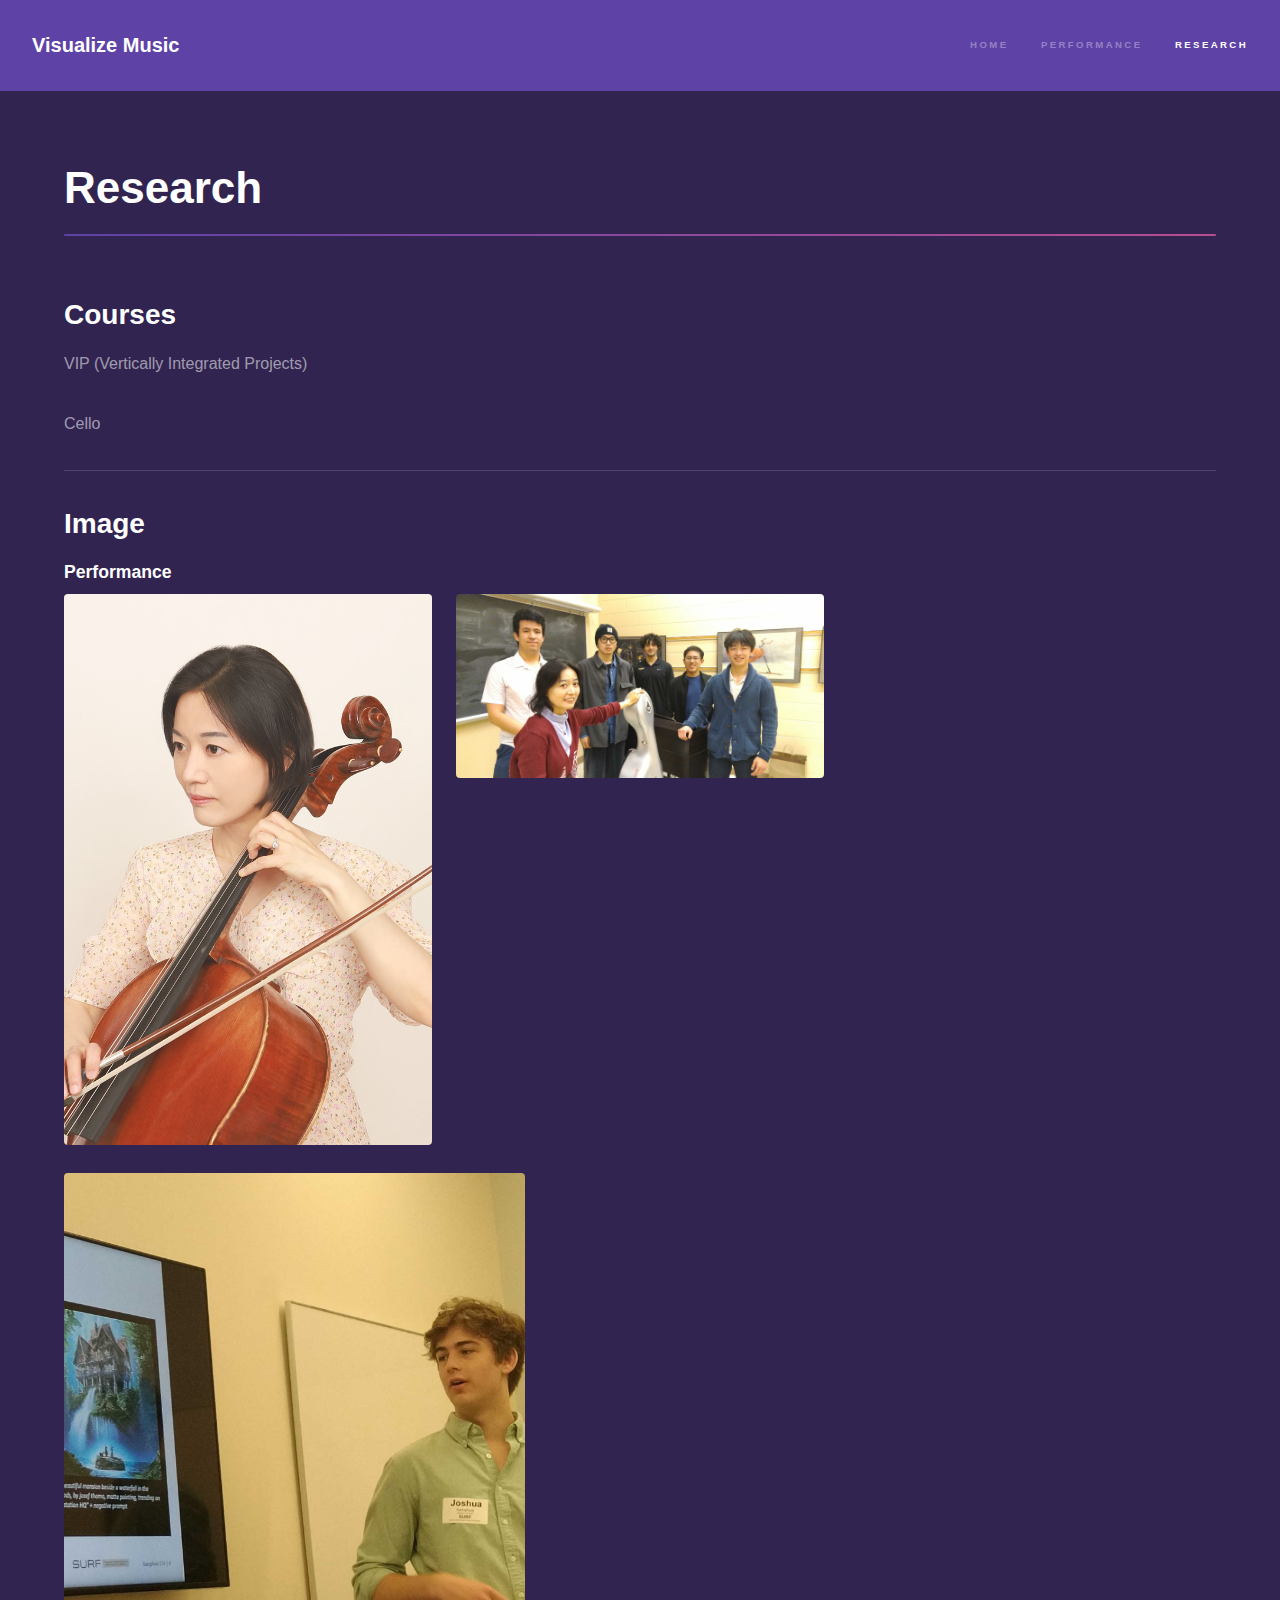
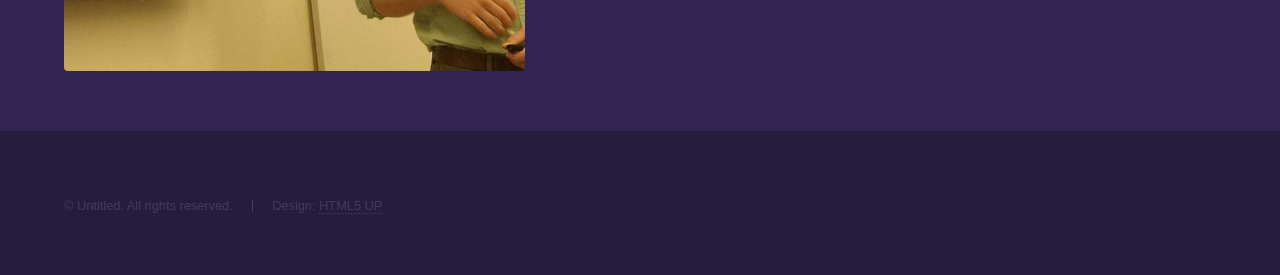
<file: visualize.html>
<!DOCTYPE HTML>
<!--
	Hyperspace by HTML5 UP
	html5up.net | @ajlkn
	Free for personal and commercial use under the CCA 3.0 license (html5up.net/license)
-->
<html>
	<head>
		<title>Visualize Music for Interactive Entertainment</title>
		<meta charset="utf-8" />
		<meta name="viewport" content="width=device-width, initial-scale=1, user-scalable=no" />
		<link rel="stylesheet" href="assets/css/main.css" />
		<noscript><link rel="stylesheet" href="assets/css/noscript.css" /></noscript>
	</head>
	<body class="is-preload">

		<!-- Header -->
			<header id="header">
				<a href="index.html" class="title">Visualize Music</a>
				<nav>
					<ul>
						<li><a href="index.html">Home</a></li>
						<li><a href="generic.html">Performance</a></li>
						<li><a href="elements.html"  class="active">Research</a></li>
					</ul>
				</nav>
			</header>

		<!-- Wrapper -->
			<div id="wrapper">

				<!-- Main -->
					<section id="main" class="wrapper">
						<div class="inner">
							<h1 class="major">Research</h1>

							<!-- Text -->
								<section>
									<h2>Courses</h2>
									<p>VIP (Vertically Integrated Projects)</p>
									<p>Cello</p>
									<hr />
							<!-- Image -->
								<section>
									<h2>Image</h2>
									<h3>Performance</h3>
									<div class="box alt">
										<div class="row gtr-uniform">
											<div class="col-4"><span class="image fit"><img src="images/pic01.jpg" alt="" /></span></div>
											<div class="col-4"><span class="image fit"><img src="images/pic02.jpg" alt="" /></span></div>
											<p><span class="image left"><img src="images/pic05.jpg" alt="" /></span>
											<!---
											<div class="col-4"><span class="image fit"><img src="images/pic03.jpg" alt="" /></span></div>
											--->
										</div>
									</div>
									<!---
									<h3>Left &amp; Right</h3>
									<p><span class="image left"><img src="images/pic05.jpg" alt="" /></span>Performance.</p>
									<p><span class="image right"><img src="images/pic06.jpg" alt="" /></span>
									As a performer and clinician, Yeon-Ji Yun has toured many countries including Malaysia, Thailand, Germany, Mexico, Japan, China, Hong-Kong, Spain, France, Italy, Taiwan, and South Korea giving a series of successful concerts and master classes. She is a winner in numerous competitions around the world including the IBLA World Competition in Italy in 2008, the 11th Annual Competition in the Performance of Music from Spain and Latin America, Travel Grant Competition, Walton Concerto Competition at Indiana University, Indianapolis Matinee Musicale, Chunchu Music Competition, Seoul National Competition, Nan-Pa Music Competition, and the Korean American Competition. In 2011, Yun received an Honorable Mention in the Liszt-Garrison International Competition Collaborate Artist in Baltimore, MD. She has soloed with many orchestras such as Grand Junction Symphony Orchestra, Korean Symphony Orchestra, Colorado Mesa University Orchestra, and Indiana University Orchestra.</p>
									--->
								</section>

						</div>
					</section>

			</div>

		<!-- Footer -->
			<footer id="footer" class="wrapper alt">
				<div class="inner">
					<ul class="menu">
						<li>&copy; Untitled. All rights reserved.</li><li>Design: <a href="http://html5up.net">HTML5 UP</a></li>
					</ul>
				</div>
			</footer>

		<!-- Scripts -->
			<script src="assets/js/jquery.min.js"></script>
			<script src="assets/js/jquery.scrollex.min.js"></script>
			<script src="assets/js/jquery.scrolly.min.js"></script>
			<script src="assets/js/browser.min.js"></script>
			<script src="assets/js/breakpoints.min.js"></script>
			<script src="assets/js/util.js"></script>
			<script src="assets/js/main.js"></script>

	</body>
</html>
</file>
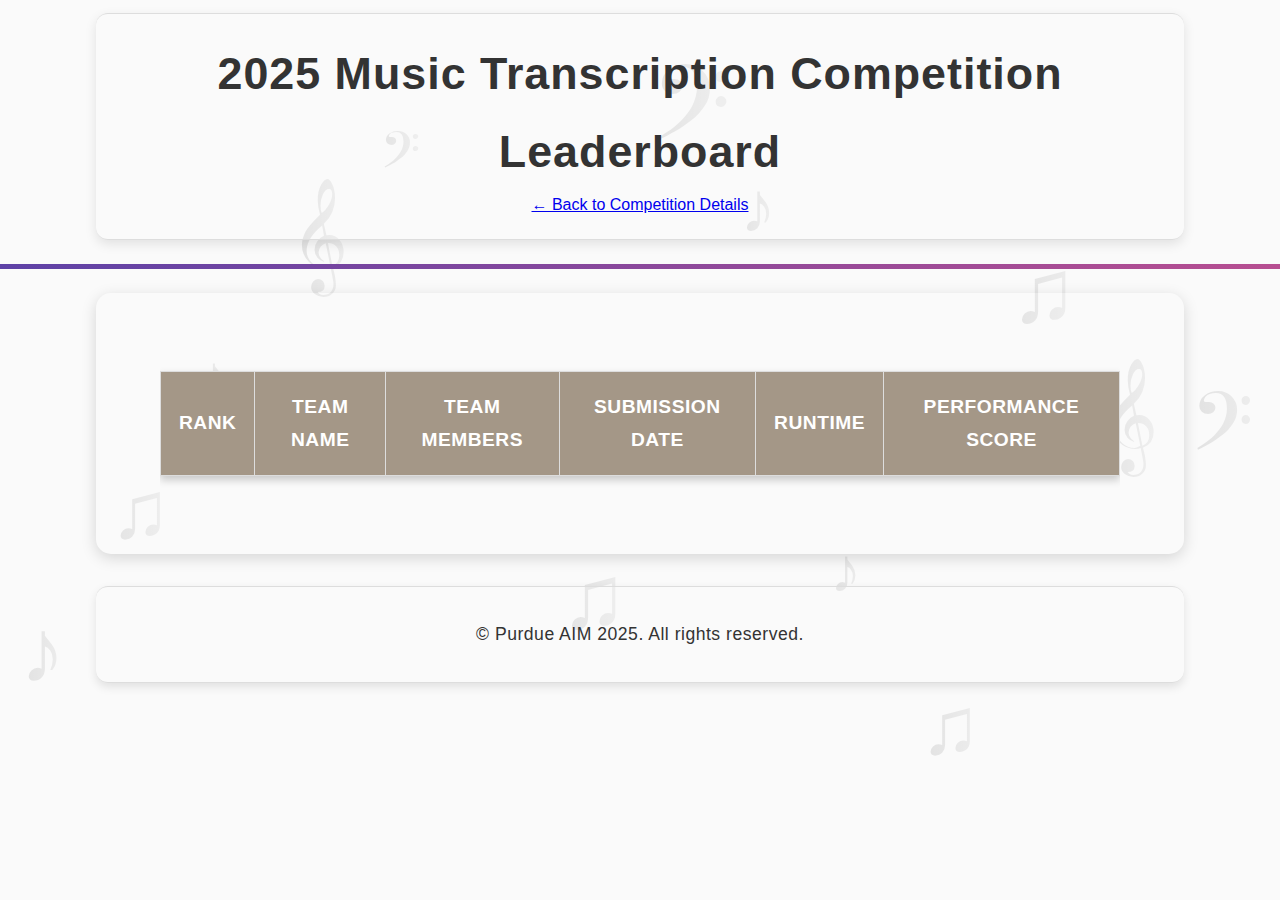
<file: testing-transcription/leaderboard.html>
<!DOCTYPE html>
<html lang="en">
    <head>
        <meta charset="UTF-8" />
        <meta name="viewport" content="width=device-width, initial-scale=1.0" />
        <title>Leaderboard</title>
        <link rel="stylesheet" href="leaderboard/styles.css" />
        <link rel="preconnect" href="https://fonts.googleapis.com" />
        <link rel="preconnect" href="https://fonts.gstatic.com" crossorigin />
        <link
            href="https://fonts.googleapis.com/css2?family=Montserrat:ital,wght@0,100..900;1,100..900&display=swap"
            rel="stylesheet"
        />
    </head>

    <body>
        <header id="header" class="wrapper" style="margin-top: 1%">
            <h1>2025 Music Transcription Competition Leaderboard</h1>
            <div id="back-button-section">
                <a href="2025transcription.html" class="back-button"><span>← Back to Competition Details</span></a>
            </div>
        </header>

        <div class="gradient-line"></div>

        <main class="wrapper">
            <div id="leaderboard-container">
                <div class="table-wrapper">
                    <table id="leaderboard" class="modern-table">
                        <thead>
                            <tr>
                                <th>Rank</th>
                                <th>Team Name</th>
                                <th>Team Members</th>
                                <th>Submission Date</th>
                                <th>Runtime</th>
                                <th>Performance Score</th>
                            </tr>
                        </thead>
                        <tbody id="leaderboard-body">
                            <!-- Data will be dynamically populated here -->
                        </tbody>
                    </table>
                </div>
            </div>
            <div id="dialogBox">
                <div class="dialog-header">Team Details</div>
                <div class="dialog-body" id="dialogContent"></div>
                <div class="dialog-footer">
                    <button class="dialog-close-btn" onclick="closeDialogBox()">Close</button>
                </div>
            </div>
        </main>

        <footer id="footer" class="wrapper style3">
            <div class="inner">
                <p>&copy; Purdue AIM 2025. All rights reserved.</p>
            </div>
        </footer>

        <script src="leaderboard/script.js"></script>
    </body>
</html>
</file>
<file: transcription/Leaderboard/styles.css>
* {
	margin: 0;
	padding: 0;
}

body {
	font-family: "Montserrat", sans-serif;
	background-color: #f4f4f9;
	color: #333;
}

#header {
	background-color: #ffffff;
	border-bottom: 1px solid #ddd;
}

#leaderboard {
	width: 60%;
	margin: 20px auto;
	border-collapse: collapse;
	background-color: #ffffff;
	box-shadow: 0 4px 8px rgba(0, 0, 0, 0.1);
}

#leaderboard th,
#leaderboard td {
	border: 1px solid #e0e0e0;
	padding: 12px;
	text-align: left;
	color: #333;
	background-color: #fafafa;
}

#leaderboard th {
	background-color: #f0f0f5;
	color: #333;
}

.gradient-line {
	height: 5px;
	background-image: linear-gradient(to right, #5e42a6, #b74e91);
}

h1 {
	text-align: center;
	padding: 20px 0;
	color: #333;
}
</file>
<file: assets/css/noscript.css>
/*
	Hyperspace by HTML5 UP
	html5up.net | @ajlkn
	Free for personal and commercial use under the CCA 3.0 license (html5up.net/license)
*/

/* Spotlights */

	.spotlights > section > .image:before {
		opacity: 0 !important;
	}

	.spotlights > section > .content > .inner {
		-moz-transform: none !important;
		-webkit-transform: none !important;
		-ms-transform: none !important;
		transform: none !important;
		opacity: 1 !important;
	}

/* Wrapper */

	.wrapper > .inner {
		opacity: 1 !important;
		-moz-transform: none !important;
		-webkit-transform: none !important;
		-ms-transform: none !important;
		transform: none !important;
	}

/* Sidebar */

	#sidebar > .inner {
		opacity: 1 !important;
	}

	#sidebar nav > ul > li {
		-moz-transform: none !important;
		-webkit-transform: none !important;
		-ms-transform: none !important;
		transform: none !important;
		opacity: 1 !important;
	}
</file>
<file: testing-transcription/leaderboard/styles.css>
/* Global Styles */
* {
    margin: 0;
    padding: 0;
    box-sizing: border-box;
}

body {
    font-family: "Gill Sans", "Gill Sans MT", Arial, sans-serif;
    background-color: #fafafa;
    color: #333;
    line-height: 1.75;
    background-image: url("../../assets/css/images/background.svg");
    background-attachment: fixed;
    background-position: top right;
    background-repeat: no-repeat;
    background-size: cover;
    margin: 0;
    padding: 0;
}

/* Header */
#header {
    text-align: center;
    background-color: rgba(255, 255, 255, 0.1);
    color: #333;
    padding: 20px 0;
    border-radius: 12px;
    box-shadow: 0px 4px 12px rgba(0, 0, 0, 0.1);
    border-top: 1px solid #ddd;
    border-bottom: 1px solid #ddd;
    margin-bottom: 1.5em;
}

#header h1 {
    font-size: 2.8em;
    font-weight: bold;
    margin: 0;
    letter-spacing: 1px;
}

/* Gradient Line */
.gradient-line {
    height: 5px;
    background-image: linear-gradient(to right, #5e42a6, #b74e91);
    margin-bottom: 1.5em;
}

/* Table Styles */
.wrapper {
    padding: 3em 5%;
    background-color: rgba(255, 255, 255, 0.1);
    border-radius: 15px;
    box-shadow: 0 4px 15px rgba(0, 0, 0, 0.15);
    margin: 0 auto;
    max-width: 85%;
}

.table-wrapper {
    overflow-x: auto;
}

#leaderboard {
    width: 100%;
    border-collapse: collapse;
    background-color: #ffffff;
    margin: 30px 0;
    box-shadow: 0 4px 8px rgba(0, 0, 0, 0.2);
}

#leaderboard th,
#leaderboard td {
    text-align: center;
    padding: 18px;
    font-size: 1.2em;
    border: 1px solid #ddd;
}

#leaderboard th {
    background-color: #a49787;
    color: #fff;
    font-weight: bold;
    text-transform: uppercase;
    letter-spacing: 0.5px;
}

#leaderboard tr:nth-child(even) {
    background-color: #f9f9f9;
}

#leaderboard tr:hover {
    background-color: #f1e8df;
}

/* Footer */
#footer {
    text-align: center;
    padding: 2em;
    background-color: rgba(255, 255, 255, 0.1);
    border-top: 1px solid #ddd;
    border-bottom: 1px solid #ddd;
    color: #333;
    font-size: 1em;
    margin-top: 2em;
    border-radius: 12px;
    box-shadow: 0px 4px 10px rgba(0, 0, 0, 0.1);
}

#footer p {
    margin: 0;
    font-size: 1.1em;
    letter-spacing: 0.5px;
}

/* Responsive Design */
@media screen and (max-width: 768px) {
    #header h1 {
        font-size: 2.2em;
    }

    .wrapper {
        padding: 2em;
    }

    #leaderboard th,
    #leaderboard td {
        font-size: 1em;
        padding: 12px;
    }
}

@media screen and (max-width: 480px) {
    #header h1 {
        font-size: 1.8em;
    }

    .wrapper {
        padding: 1em;
    }

    #leaderboard th,
    #leaderboard td {
        font-size: 0.9em;
        padding: 10px;
    }
}
#leaderboard-container {
    position: relative;
    z-index: 1;
}

/* Add this class dynamically when the modal is active */
.dimmed {
    filter: blur(3px);
    pointer-events: none;
}

#dialogBox {
    display: none;
    position: fixed;
    top: 50%;
    left: 50%;
    transform: translate(-50%, -50%);
    background-color: white;
    border-radius: 8px;
    box-shadow: 0 4px 10px rgba(0, 0, 0, 0.2);
    padding: 20px;
    z-index: 1000;
    min-width: 300px;
}

#dialogOverlay {
    display: none;
    position: fixed;
    top: 0;
    left: 0;
    width: 100%;
    height: 100%;
    background: rgba(0, 0, 0, 0.5);
    z-index: 999;
}

.dialog-header {
    font-size: 18px;
    font-weight: bold;
    margin-bottom: 10px;
}

.dialog-body {
    margin-bottom: 20px;
}

.dialog-footer {
    text-align: right;
}

.dialog-close-btn {
    background-color: red;
    color: white;
    border: none;
    border-radius: 4px;
    padding: 8px 12px;
    cursor: pointer;
    transition-duration: 0.4s;
}

.dialog-close-btn:hover {
    background-color: rgb(184, 15, 15);
    color: white;
}
</file>
<file: assets/css/main.css>
@import url(fontawesome-all.min.css);

/*
	Hyperspace by HTML5 UP
	html5up.net | @ajlkn
	Free for personal and commercial use under the CCA 3.0 license (html5up.net/license)
*/

html, body, div, span, applet, object,
iframe, h1, h2, h3, h4, h5, h6, p, blockquote,
pre, a, abbr, acronym, address, big, cite,
code, del, dfn, em, img, ins, kbd, q, s, samp,
small, strike, strong, sub, sup, tt, var, b,
u, i, center, dl, dt, dd, ol, ul, li, fieldset,
form, label, legend, table, caption, tbody,
tfoot, thead, tr, th, td, article, aside,
canvas, details, embed, figure, figcaption,
footer, header, hgroup, menu, nav, output, ruby,
section, summary, time, mark, audio, video {
	margin: 0;
	padding: 0;
	border: 0;
	font-size: 100%;
	font: inherit;
	vertical-align: baseline;}

article, aside, details, figcaption, figure,
footer, header, hgroup, menu, nav, section {
	display: block;}

body {
	line-height: 1;
}

ol, ul {
	list-style: none;
}

blockquote, q {
	quotes: none;
}

	blockquote:before, blockquote:after, q:before, q:after {
		content: '';
		content: none;
	}

table {
	border-collapse: collapse;
	border-spacing: 0;
}

body {
	-webkit-text-size-adjust: none;
}

mark {
	background-color: transparent;
	color: inherit;
}

input::-moz-focus-inner {
	border: 0;
	padding: 0;
}

input, select, textarea {
	-moz-appearance: none;
	-webkit-appearance: none;
	-ms-appearance: none;
	appearance: none;
}

/* Basic */

	@-ms-viewport {
		width: device-width;
	}

	body {
		-ms-overflow-style: scrollbar;
	}

	@media screen and (max-width: 480px) {

		html, body {
			min-width: 320px;
		}

	}

	html {
		box-sizing: border-box;
	}

	*, *:before, *:after {
		box-sizing: inherit;
	}

	body {
		background: #312450;
	}

		body.is-preload *, body.is-preload *:before, body.is-preload *:after {
			-moz-animation: none !important;
			-webkit-animation: none !important;
			-ms-animation: none !important;
			animation: none !important;
			-moz-transition: none !important;
			-webkit-transition: none !important;
			-ms-transition: none !important;
			transition: none !important;
		}

/* Type */

	body, input, select, textarea {
		color: rgba(255, 255, 255, 0.55);
		font-family: Arial, Helvetica, sans-serif;
		font-size: 16.5pt;
		font-weight: normal;
		line-height: 1.75;
	}

		@media screen and (max-width: 1680px) {

			body, input, select, textarea {
				font-size: 13pt;
			}

		}

		@media screen and (max-width: 1280px) {

			body, input, select, textarea {
				font-size: 12pt;
			}

		}

		@media screen and (max-width: 360px) {

			body, input, select, textarea {
				font-size: 11pt;
			}

		}

	a {
		-moz-transition: color 0.2s ease, border-bottom-color 0.2s ease;
		-webkit-transition: color 0.2s ease, border-bottom-color 0.2s ease;
		-ms-transition: color 0.2s ease, border-bottom-color 0.2s ease;
		transition: color 0.2s ease, border-bottom-color 0.2s ease;
		border-bottom: dotted 1px rgba(255, 255, 255, 0.35);
		color: inherit;
		text-decoration: none;
	}

		a:hover {
			border-bottom-color: transparent;
			color: #ffffff;
		}

	strong, b {
		color: #ffffff;
		font-weight: bold;
	}

	em, i {
		font-style: italic;
	}

	p {
		margin: 0 0 2em 0;
	}

	h1, h2, h3, h4, h5, h6 {
		color: #ffffff;
		font-weight: bold;
		line-height: 1.5;
		margin: 0 0 0.5em 0;
	}

		h1 a, h2 a, h3 a, h4 a, h5 a, h6 a {
			color: inherit;
			text-decoration: none;
		}

	h1 {
		font-size: 2.75em;
	}

		h1.major {
			margin: 0 0 1.3em 0;
			position: relative;
			padding-bottom: 0.35em;
		}

			h1.major:after {
				background-image: -moz-linear-gradient(to right, #5e42a6, #b74e91);
				background-image: -webkit-linear-gradient(to right, #5e42a6, #b74e91);
				background-image: -ms-linear-gradient(to right, #5e42a6, #b74e91);
				background-image: linear-gradient(to right, #5e42a6, #b74e91);
				-moz-transition: max-width 0.2s ease;
				-webkit-transition: max-width 0.2s ease;
				-ms-transition: max-width 0.2s ease;
				transition: max-width 0.2s ease;
				border-radius: 0.2em;
				bottom: 0;
				content: '';
				height: 0.05em;
				position: absolute;
				right: 0;
				width: 100%;
			}

	h2 {
		font-size: 1.75em;
	}

	h3 {
		font-size: 1.1em;
	}

	h4 {
		font-size: 1em;
	}

	h5 {
		font-size: 0.8em;
	}

	h6 {
		font-size: 0.6em;
	}

	@media screen and (max-width: 736px) {

		h1 {
			font-size: 2em;
		}

		h2 {
			font-size: 1.25em;
		}

		h3 {
			font-size: 1em;
		}

		h4 {
			font-size: 0.8em;
		}

		h5 {
			font-size: 0.6em;
		}

		h6 {
			font-size: 0.6em;
		}

	}

	sub {
		font-size: 0.8em;
		position: relative;
		top: 0.5em;
	}

	sup {
		font-size: 0.8em;
		position: relative;
		top: -0.5em;
	}

	blockquote {
		border-left: solid 4px rgba(255, 255, 255, 0.15);
		font-style: italic;
		margin: 0 0 2em 0;
		padding: 0.5em 0 0.5em 2em;
	}

	code {
		background: rgba(255, 255, 255, 0.05);
		border-radius: 0.25em;
		border: solid 1px rgba(255, 255, 255, 0.15);
		font-family: "Courier New", monospace;
		font-size: 0.9em;
		margin: 0 0.25em;
		padding: 0.25em 0.65em;
	}

	pre {
		-webkit-overflow-scrolling: touch;
		font-family: "Courier New", monospace;
		font-size: 0.9em;
		margin: 0 0 2em 0;
	}

		pre code {
			display: block;
			line-height: 1.75em;
			padding: 1em 1.5em;
			overflow-x: auto;
		}

	hr {
		border: 0;
		border-bottom: solid 1px rgba(255, 255, 255, 0.15);
		margin: 2em 0;
	}

		hr.major {
			margin: 3em 0;
		}

	.align-left {
		text-align: left;
	}

	.align-center {
		text-align: center;
	}

	.align-right {
		text-align: right;
	}

/* Row */

	.row {
		display: flex;
		flex-wrap: wrap;
		box-sizing: border-box;
		align-items: stretch;
	}

		.row > * {
			box-sizing: border-box;
		}

		.row.gtr-uniform > * > :last-child {
			margin-bottom: 0;
		}

		.row.aln-left {
			justify-content: flex-start;
		}

		.row.aln-center {
			justify-content: center;
		}

		.row.aln-right {
			justify-content: flex-end;
		}

		.row.aln-top {
			align-items: flex-start;
		}

		.row.aln-middle {
			align-items: center;
		}

		.row.aln-bottom {
			align-items: flex-end;
		}

		.row > .imp {
			order: -1;
		}

		.row > .col-1 {
			width: 8.33333%;
		}

		.row > .off-1 {
			margin-left: 8.33333%;
		}

		.row > .col-2 {
			width: 16.66667%;
		}

		.row > .off-2 {
			margin-left: 16.66667%;
		}

		.row > .col-3 {
			width: 25%;
		}

		.row > .off-3 {
			margin-left: 25%;
		}

		.row > .col-4 {
			width: 33.33333%;
		}

		.row > .off-4 {
			margin-left: 33.33333%;
		}

		.row > .col-5 {
			width: 41.66667%;
		}

		.row > .off-5 {
			margin-left: 41.66667%;
		}

		.row > .col-6 {
			width: 50%;
		}

		.row > .off-6 {
			margin-left: 50%;
		}

		.row > .col-7 {
			width: 58.33333%;
		}

		.row > .off-7 {
			margin-left: 58.33333%;
		}

		.row > .col-8 {
			width: 66.66667%;
		}

		.row > .off-8 {
			margin-left: 66.66667%;
		}

		.row > .col-9 {
			width: 75%;
		}

		.row > .off-9 {
			margin-left: 75%;
		}

		.row > .col-10 {
			width: 83.33333%;
		}

		.row > .off-10 {
			margin-left: 83.33333%;
		}

		.row > .col-11 {
			width: 91.66667%;
		}

		.row > .off-11 {
			margin-left: 91.66667%;
		}

		.row > .col-12 {
			width: 100%;
		}

		.row > .off-12 {
			margin-left: 100%;
		}

		.row.gtr-0 {
			margin-top: 0;
			margin-left: 0em;
		}

			.row.gtr-0 > * {
				padding: 0 0 0 0em;
			}

			.row.gtr-0.gtr-uniform {
				margin-top: 0em;
			}

				.row.gtr-0.gtr-uniform > * {
					padding-top: 0em;
				}

		.row.gtr-25 {
			margin-top: 0;
			margin-left: -0.375em;
		}

			.row.gtr-25 > * {
				padding: 0 0 0 0.375em;
			}

			.row.gtr-25.gtr-uniform {
				margin-top: -0.375em;
			}

				.row.gtr-25.gtr-uniform > * {
					padding-top: 0.375em;
				}

		.row.gtr-50 {
			margin-top: 0;
			margin-left: -0.75em;
		}

			.row.gtr-50 > * {
				padding: 0 0 0 0.75em;
			}

			.row.gtr-50.gtr-uniform {
				margin-top: -0.75em;
			}

				.row.gtr-50.gtr-uniform > * {
					padding-top: 0.75em;
				}

		.row {
			margin-top: 0;
			margin-left: -1.5em;
		}

			.row > * {
				padding: 0 0 0 1.5em;
			}

			.row.gtr-uniform {
				margin-top: -1.5em;
			}

				.row.gtr-uniform > * {
					padding-top: 1.5em;
				}

		.row.gtr-150 {
			margin-top: 0;
			margin-left: -2.25em;
		}

			.row.gtr-150 > * {
				padding: 0 0 0 2.25em;
			}

			.row.gtr-150.gtr-uniform {
				margin-top: -2.25em;
			}

				.row.gtr-150.gtr-uniform > * {
					padding-top: 2.25em;
				}

		.row.gtr-200 {
			margin-top: 0;
			margin-left: -3em;
		}

			.row.gtr-200 > * {
				padding: 0 0 0 3em;
			}

			.row.gtr-200.gtr-uniform {
				margin-top: -3em;
			}

				.row.gtr-200.gtr-uniform > * {
					padding-top: 3em;
				}

		@media screen and (max-width: 1680px) {

			.row {
				display: flex;
				flex-wrap: wrap;
				box-sizing: border-box;
				align-items: stretch;
			}

				.row > * {
					box-sizing: border-box;
				}

				.row.gtr-uniform > * > :last-child {
					margin-bottom: 0;
				}

				.row.aln-left {
					justify-content: flex-start;
				}

				.row.aln-center {
					justify-content: center;
				}

				.row.aln-right {
					justify-content: flex-end;
				}

				.row.aln-top {
					align-items: flex-start;
				}

				.row.aln-middle {
					align-items: center;
				}

				.row.aln-bottom {
					align-items: flex-end;
				}

				.row > .imp-xlarge {
					order: -1;
				}

				.row > .col-1-xlarge {
					width: 8.33333%;
				}

				.row > .off-1-xlarge {
					margin-left: 8.33333%;
				}

				.row > .col-2-xlarge {
					width: 16.66667%;
				}

				.row > .off-2-xlarge {
					margin-left: 16.66667%;
				}

				.row > .col-3-xlarge {
					width: 25%;
				}

				.row > .off-3-xlarge {
					margin-left: 25%;
				}

				.row > .col-4-xlarge {
					width: 33.33333%;
				}

				.row > .off-4-xlarge {
					margin-left: 33.33333%;
				}

				.row > .col-5-xlarge {
					width: 41.66667%;
				}

				.row > .off-5-xlarge {
					margin-left: 41.66667%;
				}

				.row > .col-6-xlarge {
					width: 50%;
				}

				.row > .off-6-xlarge {
					margin-left: 50%;
				}

				.row > .col-7-xlarge {
					width: 58.33333%;
				}

				.row > .off-7-xlarge {
					margin-left: 58.33333%;
				}

				.row > .col-8-xlarge {
					width: 66.66667%;
				}

				.row > .off-8-xlarge {
					margin-left: 66.66667%;
				}

				.row > .col-9-xlarge {
					width: 75%;
				}

				.row > .off-9-xlarge {
					margin-left: 75%;
				}

				.row > .col-10-xlarge {
					width: 83.33333%;
				}

				.row > .off-10-xlarge {
					margin-left: 83.33333%;
				}

				.row > .col-11-xlarge {
					width: 91.66667%;
				}

				.row > .off-11-xlarge {
					margin-left: 91.66667%;
				}

				.row > .col-12-xlarge {
					width: 100%;
				}

				.row > .off-12-xlarge {
					margin-left: 100%;
				}

				.row.gtr-0 {
					margin-top: 0;
					margin-left: 0em;
				}

					.row.gtr-0 > * {
						padding: 0 0 0 0em;
					}

					.row.gtr-0.gtr-uniform {
						margin-top: 0em;
					}

						.row.gtr-0.gtr-uniform > * {
							padding-top: 0em;
						}

				.row.gtr-25 {
					margin-top: 0;
					margin-left: -0.375em;
				}

					.row.gtr-25 > * {
						padding: 0 0 0 0.375em;
					}

					.row.gtr-25.gtr-uniform {
						margin-top: -0.375em;
					}

						.row.gtr-25.gtr-uniform > * {
							padding-top: 0.375em;
						}

				.row.gtr-50 {
					margin-top: 0;
					margin-left: -0.75em;
				}

					.row.gtr-50 > * {
						padding: 0 0 0 0.75em;
					}

					.row.gtr-50.gtr-uniform {
						margin-top: -0.75em;
					}

						.row.gtr-50.gtr-uniform > * {
							padding-top: 0.75em;
						}

				.row {
					margin-top: 0;
					margin-left: -1.5em;
				}

					.row > * {
						padding: 0 0 0 1.5em;
					}

					.row.gtr-uniform {
						margin-top: -1.5em;
					}

						.row.gtr-uniform > * {
							padding-top: 1.5em;
						}

				.row.gtr-150 {
					margin-top: 0;
					margin-left: -2.25em;
				}

					.row.gtr-150 > * {
						padding: 0 0 0 2.25em;
					}

					.row.gtr-150.gtr-uniform {
						margin-top: -2.25em;
					}

						.row.gtr-150.gtr-uniform > * {
							padding-top: 2.25em;
						}

				.row.gtr-200 {
					margin-top: 0;
					margin-left: -3em;
				}

					.row.gtr-200 > * {
						padding: 0 0 0 3em;
					}

					.row.gtr-200.gtr-uniform {
						margin-top: -3em;
					}

						.row.gtr-200.gtr-uniform > * {
							padding-top: 3em;
						}

		}

		@media screen and (max-width: 1280px) {

			.row {
				display: flex;
				flex-wrap: wrap;
				box-sizing: border-box;
				align-items: stretch;
			}

				.row > * {
					box-sizing: border-box;
				}

				.row.gtr-uniform > * > :last-child {
					margin-bottom: 0;
				}

				.row.aln-left {
					justify-content: flex-start;
				}

				.row.aln-center {
					justify-content: center;
				}

				.row.aln-right {
					justify-content: flex-end;
				}

				.row.aln-top {
					align-items: flex-start;
				}

				.row.aln-middle {
					align-items: center;
				}

				.row.aln-bottom {
					align-items: flex-end;
				}

				.row > .imp-large {
					order: -1;
				}

				.row > .col-1-large {
					width: 8.33333%;
				}

				.row > .off-1-large {
					margin-left: 8.33333%;
				}

				.row > .col-2-large {
					width: 16.66667%;
				}

				.row > .off-2-large {
					margin-left: 16.66667%;
				}

				.row > .col-3-large {
					width: 25%;
				}

				.row > .off-3-large {
					margin-left: 25%;
				}

				.row > .col-4-large {
					width: 33.33333%;
				}

				.row > .off-4-large {
					margin-left: 33.33333%;
				}

				.row > .col-5-large {
					width: 41.66667%;
				}

				.row > .off-5-large {
					margin-left: 41.66667%;
				}

				.row > .col-6-large {
					width: 50%;
				}

				.row > .off-6-large {
					margin-left: 50%;
				}

				.row > .col-7-large {
					width: 58.33333%;
				}

				.row > .off-7-large {
					margin-left: 58.33333%;
				}

				.row > .col-8-large {
					width: 66.66667%;
				}

				.row > .off-8-large {
					margin-left: 66.66667%;
				}

				.row > .col-9-large {
					width: 75%;
				}

				.row > .off-9-large {
					margin-left: 75%;
				}

				.row > .col-10-large {
					width: 83.33333%;
				}

				.row > .off-10-large {
					margin-left: 83.33333%;
				}

				.row > .col-11-large {
					width: 91.66667%;
				}

				.row > .off-11-large {
					margin-left: 91.66667%;
				}

				.row > .col-12-large {
					width: 100%;
				}

				.row > .off-12-large {
					margin-left: 100%;
				}

				.row.gtr-0 {
					margin-top: 0;
					margin-left: 0em;
				}

					.row.gtr-0 > * {
						padding: 0 0 0 0em;
					}

					.row.gtr-0.gtr-uniform {
						margin-top: 0em;
					}

						.row.gtr-0.gtr-uniform > * {
							padding-top: 0em;
						}

				.row.gtr-25 {
					margin-top: 0;
					margin-left: -0.375em;
				}

					.row.gtr-25 > * {
						padding: 0 0 0 0.375em;
					}

					.row.gtr-25.gtr-uniform {
						margin-top: -0.375em;
					}

						.row.gtr-25.gtr-uniform > * {
							padding-top: 0.375em;
						}

				.row.gtr-50 {
					margin-top: 0;
					margin-left: -0.75em;
				}

					.row.gtr-50 > * {
						padding: 0 0 0 0.75em;
					}

					.row.gtr-50.gtr-uniform {
						margin-top: -0.75em;
					}

						.row.gtr-50.gtr-uniform > * {
							padding-top: 0.75em;
						}

				.row {
					margin-top: 0;
					margin-left: -1.5em;
				}

					.row > * {
						padding: 0 0 0 1.5em;
					}

					.row.gtr-uniform {
						margin-top: -1.5em;
					}

						.row.gtr-uniform > * {
							padding-top: 1.5em;
						}

				.row.gtr-150 {
					margin-top: 0;
					margin-left: -2.25em;
				}

					.row.gtr-150 > * {
						padding: 0 0 0 2.25em;
					}

					.row.gtr-150.gtr-uniform {
						margin-top: -2.25em;
					}

						.row.gtr-150.gtr-uniform > * {
							padding-top: 2.25em;
						}

				.row.gtr-200 {
					margin-top: 0;
					margin-left: -3em;
				}

					.row.gtr-200 > * {
						padding: 0 0 0 3em;
					}

					.row.gtr-200.gtr-uniform {
						margin-top: -3em;
					}

						.row.gtr-200.gtr-uniform > * {
							padding-top: 3em;
						}

		}

		@media screen and (max-width: 980px) {

			.row {
				display: flex;
				flex-wrap: wrap;
				box-sizing: border-box;
				align-items: stretch;
			}

				.row > * {
					box-sizing: border-box;
				}

				.row.gtr-uniform > * > :last-child {
					margin-bottom: 0;
				}

				.row.aln-left {
					justify-content: flex-start;
				}

				.row.aln-center {
					justify-content: center;
				}

				.row.aln-right {
					justify-content: flex-end;
				}

				.row.aln-top {
					align-items: flex-start;
				}

				.row.aln-middle {
					align-items: center;
				}

				.row.aln-bottom {
					align-items: flex-end;
				}

				.row > .imp-medium {
					order: -1;
				}

				.row > .col-1-medium {
					width: 8.33333%;
				}

				.row > .off-1-medium {
					margin-left: 8.33333%;
				}

				.row > .col-2-medium {
					width: 16.66667%;
				}

				.row > .off-2-medium {
					margin-left: 16.66667%;
				}

				.row > .col-3-medium {
					width: 25%;
				}

				.row > .off-3-medium {
					margin-left: 25%;
				}

				.row > .col-4-medium {
					width: 33.33333%;
				}

				.row > .off-4-medium {
					margin-left: 33.33333%;
				}

				.row > .col-5-medium {
					width: 41.66667%;
				}

				.row > .off-5-medium {
					margin-left: 41.66667%;
				}

				.row > .col-6-medium {
					width: 50%;
				}

				.row > .off-6-medium {
					margin-left: 50%;
				}

				.row > .col-7-medium {
					width: 58.33333%;
				}

				.row > .off-7-medium {
					margin-left: 58.33333%;
				}

				.row > .col-8-medium {
					width: 66.66667%;
				}

				.row > .off-8-medium {
					margin-left: 66.66667%;
				}

				.row > .col-9-medium {
					width: 75%;
				}

				.row > .off-9-medium {
					margin-left: 75%;
				}

				.row > .col-10-medium {
					width: 83.33333%;
				}

				.row > .off-10-medium {
					margin-left: 83.33333%;
				}

				.row > .col-11-medium {
					width: 91.66667%;
				}

				.row > .off-11-medium {
					margin-left: 91.66667%;
				}

				.row > .col-12-medium {
					width: 100%;
				}

				.row > .off-12-medium {
					margin-left: 100%;
				}

				.row.gtr-0 {
					margin-top: 0;
					margin-left: 0em;
				}

					.row.gtr-0 > * {
						padding: 0 0 0 0em;
					}

					.row.gtr-0.gtr-uniform {
						margin-top: 0em;
					}

						.row.gtr-0.gtr-uniform > * {
							padding-top: 0em;
						}

				.row.gtr-25 {
					margin-top: 0;
					margin-left: -0.375em;
				}

					.row.gtr-25 > * {
						padding: 0 0 0 0.375em;
					}

					.row.gtr-25.gtr-uniform {
						margin-top: -0.375em;
					}

						.row.gtr-25.gtr-uniform > * {
							padding-top: 0.375em;
						}

				.row.gtr-50 {
					margin-top: 0;
					margin-left: -0.75em;
				}

					.row.gtr-50 > * {
						padding: 0 0 0 0.75em;
					}

					.row.gtr-50.gtr-uniform {
						margin-top: -0.75em;
					}

						.row.gtr-50.gtr-uniform > * {
							padding-top: 0.75em;
						}

				.row {
					margin-top: 0;
					margin-left: -1.5em;
				}

					.row > * {
						padding: 0 0 0 1.5em;
					}

					.row.gtr-uniform {
						margin-top: -1.5em;
					}

						.row.gtr-uniform > * {
							padding-top: 1.5em;
						}

				.row.gtr-150 {
					margin-top: 0;
					margin-left: -2.25em;
				}

					.row.gtr-150 > * {
						padding: 0 0 0 2.25em;
					}

					.row.gtr-150.gtr-uniform {
						margin-top: -2.25em;
					}

						.row.gtr-150.gtr-uniform > * {
							padding-top: 2.25em;
						}

				.row.gtr-200 {
					margin-top: 0;
					margin-left: -3em;
				}

					.row.gtr-200 > * {
						padding: 0 0 0 3em;
					}

					.row.gtr-200.gtr-uniform {
						margin-top: -3em;
					}

						.row.gtr-200.gtr-uniform > * {
							padding-top: 3em;
						}

		}

		@media screen and (max-width: 736px) {

			.row {
				display: flex;
				flex-wrap: wrap;
				box-sizing: border-box;
				align-items: stretch;
			}

				.row > * {
					box-sizing: border-box;
				}

				.row.gtr-uniform > * > :last-child {
					margin-bottom: 0;
				}

				.row.aln-left {
					justify-content: flex-start;
				}

				.row.aln-center {
					justify-content: center;
				}

				.row.aln-right {
					justify-content: flex-end;
				}

				.row.aln-top {
					align-items: flex-start;
				}

				.row.aln-middle {
					align-items: center;
				}

				.row.aln-bottom {
					align-items: flex-end;
				}

				.row > .imp-small {
					order: -1;
				}

				.row > .col-1-small {
					width: 8.33333%;
				}

				.row > .off-1-small {
					margin-left: 8.33333%;
				}

				.row > .col-2-small {
					width: 16.66667%;
				}

				.row > .off-2-small {
					margin-left: 16.66667%;
				}

				.row > .col-3-small {
					width: 25%;
				}

				.row > .off-3-small {
					margin-left: 25%;
				}

				.row > .col-4-small {
					width: 33.33333%;
				}

				.row > .off-4-small {
					margin-left: 33.33333%;
				}

				.row > .col-5-small {
					width: 41.66667%;
				}

				.row > .off-5-small {
					margin-left: 41.66667%;
				}

				.row > .col-6-small {
					width: 50%;
				}

				.row > .off-6-small {
					margin-left: 50%;
				}

				.row > .col-7-small {
					width: 58.33333%;
				}

				.row > .off-7-small {
					margin-left: 58.33333%;
				}

				.row > .col-8-small {
					width: 66.66667%;
				}

				.row > .off-8-small {
					margin-left: 66.66667%;
				}

				.row > .col-9-small {
					width: 75%;
				}

				.row > .off-9-small {
					margin-left: 75%;
				}

				.row > .col-10-small {
					width: 83.33333%;
				}

				.row > .off-10-small {
					margin-left: 83.33333%;
				}

				.row > .col-11-small {
					width: 91.66667%;
				}

				.row > .off-11-small {
					margin-left: 91.66667%;
				}

				.row > .col-12-small {
					width: 100%;
				}

				.row > .off-12-small {
					margin-left: 100%;
				}

				.row.gtr-0 {
					margin-top: 0;
					margin-left: 0em;
				}

					.row.gtr-0 > * {
						padding: 0 0 0 0em;
					}

					.row.gtr-0.gtr-uniform {
						margin-top: 0em;
					}

						.row.gtr-0.gtr-uniform > * {
							padding-top: 0em;
						}

				.row.gtr-25 {
					margin-top: 0;
					margin-left: -0.375em;
				}

					.row.gtr-25 > * {
						padding: 0 0 0 0.375em;
					}

					.row.gtr-25.gtr-uniform {
						margin-top: -0.375em;
					}

						.row.gtr-25.gtr-uniform > * {
							padding-top: 0.375em;
						}

				.row.gtr-50 {
					margin-top: 0;
					margin-left: -0.75em;
				}

					.row.gtr-50 > * {
						padding: 0 0 0 0.75em;
					}

					.row.gtr-50.gtr-uniform {
						margin-top: -0.75em;
					}

						.row.gtr-50.gtr-uniform > * {
							padding-top: 0.75em;
						}

				.row {
					margin-top: 0;
					margin-left: -1.5em;
				}

					.row > * {
						padding: 0 0 0 1.5em;
					}

					.row.gtr-uniform {
						margin-top: -1.5em;
					}

						.row.gtr-uniform > * {
							padding-top: 1.5em;
						}

				.row.gtr-150 {
					margin-top: 0;
					margin-left: -2.25em;
				}

					.row.gtr-150 > * {
						padding: 0 0 0 2.25em;
					}

					.row.gtr-150.gtr-uniform {
						margin-top: -2.25em;
					}

						.row.gtr-150.gtr-uniform > * {
							padding-top: 2.25em;
						}

				.row.gtr-200 {
					margin-top: 0;
					margin-left: -3em;
				}

					.row.gtr-200 > * {
						padding: 0 0 0 3em;
					}

					.row.gtr-200.gtr-uniform {
						margin-top: -3em;
					}

						.row.gtr-200.gtr-uniform > * {
							padding-top: 3em;
						}

		}

		@media screen and (max-width: 480px) {

			.row {
				display: flex;
				flex-wrap: wrap;
				box-sizing: border-box;
				align-items: stretch;
			}

				.row > * {
					box-sizing: border-box;
				}

				.row.gtr-uniform > * > :last-child {
					margin-bottom: 0;
				}

				.row.aln-left {
					justify-content: flex-start;
				}

				.row.aln-center {
					justify-content: center;
				}

				.row.aln-right {
					justify-content: flex-end;
				}

				.row.aln-top {
					align-items: flex-start;
				}

				.row.aln-middle {
					align-items: center;
				}

				.row.aln-bottom {
					align-items: flex-end;
				}

				.row > .imp-xsmall {
					order: -1;
				}

				.row > .col-1-xsmall {
					width: 8.33333%;
				}

				.row > .off-1-xsmall {
					margin-left: 8.33333%;
				}

				.row > .col-2-xsmall {
					width: 16.66667%;
				}

				.row > .off-2-xsmall {
					margin-left: 16.66667%;
				}

				.row > .col-3-xsmall {
					width: 25%;
				}

				.row > .off-3-xsmall {
					margin-left: 25%;
				}

				.row > .col-4-xsmall {
					width: 33.33333%;
				}

				.row > .off-4-xsmall {
					margin-left: 33.33333%;
				}

				.row > .col-5-xsmall {
					width: 41.66667%;
				}

				.row > .off-5-xsmall {
					margin-left: 41.66667%;
				}

				.row > .col-6-xsmall {
					width: 50%;
				}

				.row > .off-6-xsmall {
					margin-left: 50%;
				}

				.row > .col-7-xsmall {
					width: 58.33333%;
				}

				.row > .off-7-xsmall {
					margin-left: 58.33333%;
				}

				.row > .col-8-xsmall {
					width: 66.66667%;
				}

				.row > .off-8-xsmall {
					margin-left: 66.66667%;
				}

				.row > .col-9-xsmall {
					width: 75%;
				}

				.row > .off-9-xsmall {
					margin-left: 75%;
				}

				.row > .col-10-xsmall {
					width: 83.33333%;
				}

				.row > .off-10-xsmall {
					margin-left: 83.33333%;
				}

				.row > .col-11-xsmall {
					width: 91.66667%;
				}

				.row > .off-11-xsmall {
					margin-left: 91.66667%;
				}

				.row > .col-12-xsmall {
					width: 100%;
				}

				.row > .off-12-xsmall {
					margin-left: 100%;
				}

				.row.gtr-0 {
					margin-top: 0;
					margin-left: 0em;
				}

					.row.gtr-0 > * {
						padding: 0 0 0 0em;
					}

					.row.gtr-0.gtr-uniform {
						margin-top: 0em;
					}

						.row.gtr-0.gtr-uniform > * {
							padding-top: 0em;
						}

				.row.gtr-25 {
					margin-top: 0;
					margin-left: -0.375em;
				}

					.row.gtr-25 > * {
						padding: 0 0 0 0.375em;
					}

					.row.gtr-25.gtr-uniform {
						margin-top: -0.375em;
					}

						.row.gtr-25.gtr-uniform > * {
							padding-top: 0.375em;
						}

				.row.gtr-50 {
					margin-top: 0;
					margin-left: -0.75em;
				}

					.row.gtr-50 > * {
						padding: 0 0 0 0.75em;
					}

					.row.gtr-50.gtr-uniform {
						margin-top: -0.75em;
					}

						.row.gtr-50.gtr-uniform > * {
							padding-top: 0.75em;
						}

				.row {
					margin-top: 0;
					margin-left: -1.5em;
				}

					.row > * {
						padding: 0 0 0 1.5em;
					}

					.row.gtr-uniform {
						margin-top: -1.5em;
					}

						.row.gtr-uniform > * {
							padding-top: 1.5em;
						}

				.row.gtr-150 {
					margin-top: 0;
					margin-left: -2.25em;
				}

					.row.gtr-150 > * {
						padding: 0 0 0 2.25em;
					}

					.row.gtr-150.gtr-uniform {
						margin-top: -2.25em;
					}

						.row.gtr-150.gtr-uniform > * {
							padding-top: 2.25em;
						}

				.row.gtr-200 {
					margin-top: 0;
					margin-left: -3em;
				}

					.row.gtr-200 > * {
						padding: 0 0 0 3em;
					}

					.row.gtr-200.gtr-uniform {
						margin-top: -3em;
					}

						.row.gtr-200.gtr-uniform > * {
							padding-top: 3em;
						}

		}

/* Box */

	.box {
		border-radius: 0.25em;
		border: solid 1px rgba(255, 255, 255, 0.15);
		margin-bottom: 2em;
		padding: 1.5em;
	}

		.box > :last-child,
		.box > :last-child > :last-child,
		.box > :last-child > :last-child > :last-child {
			margin-bottom: 0;
		}

		.box.alt {
			border: 0;
			border-radius: 0;
			padding: 0;
		}

/* Button */

	input[type="submit"],
	input[type="reset"],
	input[type="button"],
	button,
	.button {
		-moz-appearance: none;
		-webkit-appearance: none;
		-ms-appearance: none;
		appearance: none;
		-moz-transition: border-color 0.2s ease;
		-webkit-transition: border-color 0.2s ease;
		-ms-transition: border-color 0.2s ease;
		transition: border-color 0.2s ease;
		background-color: transparent;
		border: solid 1px !important;
		border-color: rgba(255, 255, 255, 0.15) !important;
		border-radius: 3em;
		color: #ffffff !important;
		cursor: pointer;
		display: inline-block;
		font-size: 0.6em;
		font-weight: bold;
		height: calc(4.75em + 2px);
		letter-spacing: 0.25em;
		line-height: 4.75em;
		outline: 0;
		padding: 0 3.75em;
		position: relative;
		text-align: center;
		text-decoration: none;
		text-transform: uppercase;
		white-space: nowrap;
	}

		input[type="submit"]:after,
		input[type="reset"]:after,
		input[type="button"]:after,
		button:after,
		.button:after {
			-moz-transform: scale(0.25);
			-webkit-transform: scale(0.25);
			-ms-transform: scale(0.25);
			transform: scale(0.25);
			pointer-events: none;
			-moz-transition: opacity 0.2s ease, -moz-transform 0.2s ease;
			-webkit-transition: opacity 0.2s ease, -webkit-transform 0.2s ease;
			-ms-transition: opacity 0.2s ease, -ms-transform 0.2s ease;
			transition: opacity 0.2s ease, transform 0.2s ease;
			background: #ffffff;
			border-radius: 3em;
			content: '';
			height: 100%;
			left: 0;
			opacity: 0;
			position: absolute;
			top: 0;
			width: 100%;
		}

		input[type="submit"].icon:before,
		input[type="reset"].icon:before,
		input[type="button"].icon:before,
		button.icon:before,
		.button.icon:before {
			margin-right: 0.75em;
		}

		input[type="submit"].fit,
		input[type="reset"].fit,
		input[type="button"].fit,
		button.fit,
		.button.fit {
			width: 100%;
		}

		input[type="submit"].small,
		input[type="reset"].small,
		input[type="button"].small,
		button.small,
		.button.small {
			font-size: 0.4em;
		}

		input[type="submit"].large,
		input[type="reset"].large,
		input[type="button"].large,
		button.large,
		.button.large {
			font-size: 0.8em;
		}

		input[type="submit"].primary,
		input[type="reset"].primary,
		input[type="button"].primary,
		button.primary,
		.button.primary {
			background-color: #ffffff;
			color: #312450 !important;
		}

			input[type="submit"].primary:after,
			input[type="reset"].primary:after,
			input[type="button"].primary:after,
			button.primary:after,
			.button.primary:after {
				display: none;
			}

		input[type="submit"].disabled, input[type="submit"]:disabled,
		input[type="reset"].disabled,
		input[type="reset"]:disabled,
		input[type="button"].disabled,
		input[type="button"]:disabled,
		button.disabled,
		button:disabled,
		.button.disabled,
		.button:disabled {
			cursor: default;
			opacity: 0.5;
			pointer-events: none;
		}

		input[type="submit"]:hover,
		input[type="reset"]:hover,
		input[type="button"]:hover,
		button:hover,
		.button:hover {
			border-color: rgba(255, 255, 255, 0.55) !important;
		}

			input[type="submit"]:hover:after,
			input[type="reset"]:hover:after,
			input[type="button"]:hover:after,
			button:hover:after,
			.button:hover:after {
				opacity: 0.05;
				-moz-transform: scale(1);
				-webkit-transform: scale(1);
				-ms-transform: scale(1);
				transform: scale(1);
			}

			input[type="submit"]:hover:active,
			input[type="reset"]:hover:active,
			input[type="button"]:hover:active,
			button:hover:active,
			.button:hover:active {
				border-color: #ffffff !important;
			}

				input[type="submit"]:hover:active:after,
				input[type="reset"]:hover:active:after,
				input[type="button"]:hover:active:after,
				button:hover:active:after,
				.button:hover:active:after {
					opacity: 0.1;
				}

/* Features */

	.features {
		display: -moz-flex;
		display: -webkit-flex;
		display: -ms-flex;
		display: flex;
		-moz-flex-wrap: wrap;
		-webkit-flex-wrap: wrap;
		-ms-flex-wrap: wrap;
		flex-wrap: wrap;
		border-radius: 0.25em;
		border: solid 1px rgba(255, 255, 255, 0.15);
		background: rgba(255, 255, 255, 0.05);
		margin: 0 0 2em 0;
	}

		.features section {
			padding: 3.5em 3em 1em 7em ;
			width: 50%;
			border-top: solid 1px rgba(255, 255, 255, 0.15);
			position: relative;
		}

			.features section:nth-child(-n + 2) {
				border-top-width: 0;
			}

			.features section:nth-child(2n) {
				border-left: solid 1px rgba(255, 255, 255, 0.15);
			}

			.features section .icon {
				-moz-transition: opacity 0.5s ease, -moz-transform 0.5s ease;
				-webkit-transition: opacity 0.5s ease, -webkit-transform 0.5s ease;
				-ms-transition: opacity 0.5s ease, -ms-transform 0.5s ease;
				transition: opacity 0.5s ease, transform 0.5s ease;
				-moz-transition-delay: 1s;
				-webkit-transition-delay: 1s;
				-ms-transition-delay: 1s;
				transition-delay: 1s;
				-moz-transform: scale(1);
				-webkit-transform: scale(1);
				-ms-transform: scale(1);
				transform: scale(1);
				position: absolute;
				left: 3em;
				top: 3em;
				opacity: 1;
			}

			.features section:nth-child(1) .icon {
				-moz-transition-delay: 0.15s;
				-webkit-transition-delay: 0.15s;
				-ms-transition-delay: 0.15s;
				transition-delay: 0.15s;
			}

			.features section:nth-child(2) .icon {
				-moz-transition-delay: 0.3s;
				-webkit-transition-delay: 0.3s;
				-ms-transition-delay: 0.3s;
				transition-delay: 0.3s;
			}

			.features section:nth-child(3) .icon {
				-moz-transition-delay: 0.45s;
				-webkit-transition-delay: 0.45s;
				-ms-transition-delay: 0.45s;
				transition-delay: 0.45s;
			}

			.features section:nth-child(4) .icon {
				-moz-transition-delay: 0.6s;
				-webkit-transition-delay: 0.6s;
				-ms-transition-delay: 0.6s;
				transition-delay: 0.6s;
			}

			.features section:nth-child(5) .icon {
				-moz-transition-delay: 0.75s;
				-webkit-transition-delay: 0.75s;
				-ms-transition-delay: 0.75s;
				transition-delay: 0.75s;
			}

			.features section:nth-child(6) .icon {
				-moz-transition-delay: 0.9s;
				-webkit-transition-delay: 0.9s;
				-ms-transition-delay: 0.9s;
				transition-delay: 0.9s;
			}

			.features section:nth-child(7) .icon {
				-moz-transition-delay: 1.05s;
				-webkit-transition-delay: 1.05s;
				-ms-transition-delay: 1.05s;
				transition-delay: 1.05s;
			}

			.features section:nth-child(8) .icon {
				-moz-transition-delay: 1.2s;
				-webkit-transition-delay: 1.2s;
				-ms-transition-delay: 1.2s;
				transition-delay: 1.2s;
			}

			.features section:nth-child(9) .icon {
				-moz-transition-delay: 1.35s;
				-webkit-transition-delay: 1.35s;
				-ms-transition-delay: 1.35s;
				transition-delay: 1.35s;
			}

			.features section:nth-child(10) .icon {
				-moz-transition-delay: 1.5s;
				-webkit-transition-delay: 1.5s;
				-ms-transition-delay: 1.5s;
				transition-delay: 1.5s;
			}

			.features section:nth-child(11) .icon {
				-moz-transition-delay: 1.65s;
				-webkit-transition-delay: 1.65s;
				-ms-transition-delay: 1.65s;
				transition-delay: 1.65s;
			}

			.features section:nth-child(12) .icon {
				-moz-transition-delay: 1.8s;
				-webkit-transition-delay: 1.8s;
				-ms-transition-delay: 1.8s;
				transition-delay: 1.8s;
			}

			.features section:nth-child(13) .icon {
				-moz-transition-delay: 1.95s;
				-webkit-transition-delay: 1.95s;
				-ms-transition-delay: 1.95s;
				transition-delay: 1.95s;
			}

			.features section:nth-child(14) .icon {
				-moz-transition-delay: 2.1s;
				-webkit-transition-delay: 2.1s;
				-ms-transition-delay: 2.1s;
				transition-delay: 2.1s;
			}

			.features section:nth-child(15) .icon {
				-moz-transition-delay: 2.25s;
				-webkit-transition-delay: 2.25s;
				-ms-transition-delay: 2.25s;
				transition-delay: 2.25s;
			}

			.features section:nth-child(16) .icon {
				-moz-transition-delay: 2.4s;
				-webkit-transition-delay: 2.4s;
				-ms-transition-delay: 2.4s;
				transition-delay: 2.4s;
			}

			.features section:nth-child(17) .icon {
				-moz-transition-delay: 2.55s;
				-webkit-transition-delay: 2.55s;
				-ms-transition-delay: 2.55s;
				transition-delay: 2.55s;
			}

			.features section:nth-child(18) .icon {
				-moz-transition-delay: 2.7s;
				-webkit-transition-delay: 2.7s;
				-ms-transition-delay: 2.7s;
				transition-delay: 2.7s;
			}

			.features section:nth-child(19) .icon {
				-moz-transition-delay: 2.85s;
				-webkit-transition-delay: 2.85s;
				-ms-transition-delay: 2.85s;
				transition-delay: 2.85s;
			}

			.features section:nth-child(20) .icon {
				-moz-transition-delay: 3s;
				-webkit-transition-delay: 3s;
				-ms-transition-delay: 3s;
				transition-delay: 3s;
			}

		.features.inactive section .icon {
			-moz-transform: scale(0.5);
			-webkit-transform: scale(0.5);
			-ms-transform: scale(0.5);
			transform: scale(0.5);
			opacity: 0;
		}

		@media screen and (max-width: 980px) {

			.features {
				display: block;
			}

				.features section {
					border-top-width: 1px !important;
					border-left-width: 0 !important;
					width: 100%;
				}

					.features section:first-child {
						border-top-width: 0 !important;
					}

		}

		@media screen and (max-width: 736px) {

			.features section {
				padding: 2.5em 1.5em 0.1em 5.5em ;
			}

				.features section .icon {
					left: 1.5em;
					top: 2em;
				}

		}

		@media screen and (max-width: 480px) {

			.features section {
				padding: 2em 1.5em 0.1em 1.5em ;
			}

				.features section .icon {
					left: 0;
					position: relative;
					top: 0;
				}

		}

/* Form */

	form {
		margin: 0 0 2em 0;
	}

		form > :last-child {
			margin-bottom: 0;
		}

		form > .fields {
			display: -moz-flex;
			display: -webkit-flex;
			display: -ms-flex;
			display: flex;
			-moz-flex-wrap: wrap;
			-webkit-flex-wrap: wrap;
			-ms-flex-wrap: wrap;
			flex-wrap: wrap;
			width: calc(100% + 3em);
			margin: -1.5em 0 2em -1.5em;
		}

			form > .fields > .field {
				-moz-flex-grow: 0;
				-webkit-flex-grow: 0;
				-ms-flex-grow: 0;
				flex-grow: 0;
				-moz-flex-shrink: 0;
				-webkit-flex-shrink: 0;
				-ms-flex-shrink: 0;
				flex-shrink: 0;
				padding: 1.5em 0 0 1.5em;
				width: calc(100% - 1.5em);
			}

				form > .fields > .field.half {
					width: calc(50% - 0.75em);
				}

				form > .fields > .field.third {
					width: calc(100%/3 - 0.5em);
				}

				form > .fields > .field.quarter {
					width: calc(25% - 0.375em);
				}

		@media screen and (max-width: 480px) {

			form > .fields {
				width: calc(100% + 3em);
				margin: -1.5em 0 2em -1.5em;
			}

				form > .fields > .field {
					padding: 1.5em 0 0 1.5em;
					width: calc(100% - 1.5em);
				}

					form > .fields > .field.half {
						width: calc(100% - 1.5em);
					}

					form > .fields > .field.third {
						width: calc(100% - 1.5em);
					}

					form > .fields > .field.quarter {
						width: calc(100% - 1.5em);
					}

		}

	label {
		color: #ffffff;
		font-weight: bold;
		line-height: 1.5;
		margin: 0 0 0.7em 0;
		display: block;
		font-size: 1.1em;
	}

	input[type="text"],
	input[type="password"],
	input[type="email"],
	input[type="tel"],
	select,
	textarea {
		-moz-appearance: none;
		-webkit-appearance: none;
		-ms-appearance: none;
		appearance: none;
		background: rgba(255, 255, 255, 0.05);
		border-radius: 0.25em;
		border: none;
		border: solid 1px rgba(255, 255, 255, 0.15);
		color: inherit;
		display: block;
		outline: 0;
		padding: 0 1em;
		text-decoration: none;
		width: 100%;
	}

		input[type="text"]:invalid,
		input[type="password"]:invalid,
		input[type="email"]:invalid,
		input[type="tel"]:invalid,
		select:invalid,
		textarea:invalid {
			box-shadow: none;
		}

		input[type="text"]:focus,
		input[type="password"]:focus,
		input[type="email"]:focus,
		input[type="tel"]:focus,
		select:focus,
		textarea:focus {
			border-color: #ffffff;
			box-shadow: 0 0 0 1px #ffffff;
		}

	select {
		background-image: url("data:image/svg+xml;charset=utf8,%3Csvg xmlns='http://www.w3.org/2000/svg' width='40' height='40' preserveAspectRatio='none' viewBox='0 0 40 40'%3E%3Cpath d='M9.4,12.3l10.4,10.4l10.4-10.4c0.2-0.2,0.5-0.4,0.9-0.4c0.3,0,0.6,0.1,0.9,0.4l3.3,3.3c0.2,0.2,0.4,0.5,0.4,0.9 c0,0.4-0.1,0.6-0.4,0.9L20.7,31.9c-0.2,0.2-0.5,0.4-0.9,0.4c-0.3,0-0.6-0.1-0.9-0.4L4.3,17.3c-0.2-0.2-0.4-0.5-0.4-0.9 c0-0.4,0.1-0.6,0.4-0.9l3.3-3.3c0.2-0.2,0.5-0.4,0.9-0.4S9.1,12.1,9.4,12.3z' fill='rgba(255, 255, 255, 0.15)' /%3E%3C/svg%3E");
		background-size: 1.25rem;
		background-repeat: no-repeat;
		background-position: calc(100% - 1rem) center;
		height: 2.75em;
		padding-right: 2.75em;
		text-overflow: ellipsis;
	}

		select option {
			color: #ffffff;
			background: #312450;
		}

		select:focus::-ms-value {
			background-color: transparent;
		}

		select::-ms-expand {
			display: none;
		}

	input[type="text"],
	input[type="password"],
	input[type="email"],
	select {
		height: 2.75em;
	}

	textarea {
		padding: 0.75em 1em;
	}

		body.is-ie textarea {
			min-height: 10em;
		}

	input[type="checkbox"],
	input[type="radio"] {
		-moz-appearance: none;
		-webkit-appearance: none;
		-ms-appearance: none;
		appearance: none;
		display: block;
		float: left;
		margin-right: -2em;
		opacity: 0;
		width: 1em;
		z-index: -1;
	}

		input[type="checkbox"] + label,
		input[type="radio"] + label {
			text-decoration: none;
			color: rgba(255, 255, 255, 0.55);
			cursor: pointer;
			display: inline-block;
			font-size: 1em;
			font-weight: normal;
			padding-left: 2.4em;
			padding-right: 0.75em;
			position: relative;
		}

			input[type="checkbox"] + label:before,
			input[type="radio"] + label:before {
				-moz-osx-font-smoothing: grayscale;
				-webkit-font-smoothing: antialiased;
				display: inline-block;
				font-style: normal;
				font-variant: normal;
				text-rendering: auto;
				line-height: 1;
				text-transform: none !important;
				font-family: 'Font Awesome 5 Free';
				font-weight: 900;
			}

			input[type="checkbox"] + label:before,
			input[type="radio"] + label:before {
				background: rgba(255, 255, 255, 0.05);
				border-radius: 0.25em;
				border: solid 1px rgba(255, 255, 255, 0.15);
				content: '';
				display: inline-block;
				font-size: 0.8em;
				height: 2.0625em;
				left: 0;
				line-height: 2.0625em;
				position: absolute;
				text-align: center;
				top: 0;
				width: 2.0625em;
			}

		input[type="checkbox"]:checked + label:before,
		input[type="radio"]:checked + label:before {
			background: #ffffff;
			border-color: #ffffff;
			color: #b74e91;
			content: '\f00c';
		}

		input[type="checkbox"]:focus + label:before,
		input[type="radio"]:focus + label:before {
			border-color: #ffffff;
			box-shadow: 0 0 0 1px #ffffff;
		}

	input[type="checkbox"] + label:before {
		border-radius: 0.25em;
	}

	input[type="radio"] + label:before {
		border-radius: 100%;
	}

	::-webkit-input-placeholder {
		color: rgba(255, 255, 255, 0.35) !important;
		opacity: 1.0;
	}

	:-moz-placeholder {
		color: rgba(255, 255, 255, 0.35) !important;
		opacity: 1.0;
	}

	::-moz-placeholder {
		color: rgba(255, 255, 255, 0.35) !important;
		opacity: 1.0;
	}

	:-ms-input-placeholder {
		color: rgba(255, 255, 255, 0.35) !important;
		opacity: 1.0;
	}

/* Icon */

	.icon {
		text-decoration: none;
		border-bottom: none;
		position: relative;
	}

		.icon:before {
			-moz-osx-font-smoothing: grayscale;
			-webkit-font-smoothing: antialiased;
			display: inline-block;
			font-style: normal;
			font-variant: normal;
			text-rendering: auto;
			line-height: 1;
			text-transform: none !important;
			font-family: 'Font Awesome 5 Free';
			font-weight: 400;
		}

		.icon > .label {
			display: none;
		}

		.icon:before {
			line-height: inherit;
		}

		.icon.solid:before {
			font-weight: 900;
		}

		.icon.brands:before {
			font-family: 'Font Awesome 5 Brands';
		}

		.icon.major {
			width: 2.5em;
			height: 2.5em;
			display: block;
			background: #ffffff;
			border-radius: 100%;
			color: #312450;
			text-align: center;
			line-height: 2.5em;
			margin: 0 0 1.3em 0;
		}

			.icon.major:before {
				font-size: 1.25em;
			}

				.wrapper.style1 .icon.major:before {
					color: #5e42a6;
				}

				.wrapper.style1-alt .icon.major:before {
					color: #493382;
				}

				.wrapper.style2 .icon.major:before {
					color: #5052b5;
				}

				.wrapper.style2-alt .icon.major:before {
					color: #3e4094;
				}

				.wrapper.style3 .icon.major:before {
					color: #b74e91;
				}

				.wrapper.style3-alt .icon.major:before {
					color: #953d75;
				}

/* Image */

	.image {
		border-radius: 0.25em;
		border: 0;
		display: inline-block;
		position: relative;
	}

		.image img {
			border-radius: 0.25em;
			display: block;
		}

		.image.left, .image.right {
			max-width: 40%;
		}

			.image.left img, .image.right img {
				width: 100%;
			}

		.image.left {
			float: left;
			margin: 0 1.5em 1em 0;
			top: 0.25em;
		}

		.image.right {
			float: right;
			margin: 0 0 1em 1.5em;
			top: 0.25em;
		}

		.image.fit {
			display: block;
			margin: 0 0 2em 0;
			width: 100%;
		}

			.image.fit img {
				width: 100%;
			}

		.image.main {
			display: block;
			margin: 0 0 3em 0;
			width: 100%;
		}

			.image.main img {
				width: 100%;
			}

/* List */

	ol {
		list-style: decimal;
		margin: 0 0 2em 0;
		padding-left: 1.25em;
	}

		ol li {
			padding-left: 0.25em;
		}

	ul {
		list-style: disc;
		margin: 0 0 2em 0;
		padding-left: 1em;
	}

		ul li {
			padding-left: 0.5em;
		}

		ul.alt {
			list-style: none;
			padding-left: 0;
		}

			ul.alt li {
				border-top: solid 1px rgba(255, 255, 255, 0.15);
				padding: 0.5em 0;
			}

				ul.alt li:first-child {
					border-top: 0;
					padding-top: 0;
				}

	dl {
		margin: 0 0 2em 0;
	}

		dl dt {
			display: block;
			font-weight: bold;
			margin: 0 0 1em 0;
		}

		dl dd {
			margin-left: 2em;
		}

/* Actions */

	ul.actions {
		display: -moz-flex;
		display: -webkit-flex;
		display: -ms-flex;
		display: flex;
		cursor: default;
		list-style: none;
		margin-left: -1em;
		padding-left: 0;
	}

		ul.actions li {
			padding: 0 0 0 1em;
			vertical-align: middle;
		}

		ul.actions.special {
			-moz-justify-content: center;
			-webkit-justify-content: center;
			-ms-justify-content: center;
			justify-content: center;
			width: 100%;
			margin-left: 0;
		}

			ul.actions.special li:first-child {
				padding-left: 0;
			}

		ul.actions.stacked {
			-moz-flex-direction: column;
			-webkit-flex-direction: column;
			-ms-flex-direction: column;
			flex-direction: column;
			margin-left: 0;
		}

			ul.actions.stacked li {
				padding: 1.3em 0 0 0;
			}

				ul.actions.stacked li:first-child {
					padding-top: 0;
				}

		ul.actions.fit {
			width: calc(100% + 1em);
		}

			ul.actions.fit li {
				-moz-flex-grow: 1;
				-webkit-flex-grow: 1;
				-ms-flex-grow: 1;
				flex-grow: 1;
				-moz-flex-shrink: 1;
				-webkit-flex-shrink: 1;
				-ms-flex-shrink: 1;
				flex-shrink: 1;
				width: 100%;
			}

				ul.actions.fit li > * {
					width: 100%;
				}

			ul.actions.fit.stacked {
				width: 100%;
			}

		@media screen and (max-width: 480px) {

			ul.actions:not(.fixed) {
				-moz-flex-direction: column;
				-webkit-flex-direction: column;
				-ms-flex-direction: column;
				flex-direction: column;
				margin-left: 0;
				width: 100% !important;
			}

				ul.actions:not(.fixed) li {
					-moz-flex-grow: 1;
					-webkit-flex-grow: 1;
					-ms-flex-grow: 1;
					flex-grow: 1;
					-moz-flex-shrink: 1;
					-webkit-flex-shrink: 1;
					-ms-flex-shrink: 1;
					flex-shrink: 1;
					padding: 1em 0 0 0;
					text-align: center;
					width: 100%;
				}

					ul.actions:not(.fixed) li > * {
						width: 100%;
					}

					ul.actions:not(.fixed) li:first-child {
						padding-top: 0;
					}

					ul.actions:not(.fixed) li input[type="submit"],
					ul.actions:not(.fixed) li input[type="reset"],
					ul.actions:not(.fixed) li input[type="button"],
					ul.actions:not(.fixed) li button,
					ul.actions:not(.fixed) li .button {
						width: 100%;
					}

						ul.actions:not(.fixed) li input[type="submit"].icon:before,
						ul.actions:not(.fixed) li input[type="reset"].icon:before,
						ul.actions:not(.fixed) li input[type="button"].icon:before,
						ul.actions:not(.fixed) li button.icon:before,
						ul.actions:not(.fixed) li .button.icon:before {
							margin-left: -0.5rem;
						}

		}

/* Contact */

	ul.contact {
		list-style: none;
		padding: 0;
	}

		ul.contact > li {
			padding: 0;
			margin: 1.5em 0 0 0;
		}

			ul.contact > li:first-child {
				margin-top: 0;
			}

/* Icons */

	ul.icons {
		cursor: default;
		list-style: none;
		padding-left: 0;
	}

		ul.icons li {
			display: inline-block;
			padding: 0 0.75em 0 0;
		}

			ul.icons li:last-child {
				padding-right: 0;
			}

			ul.icons li > a, ul.icons li > span {
				border: 0;
			}

				ul.icons li > a .label, ul.icons li > span .label {
					display: none;
				}

/* Menu */

	ul.menu {
		list-style: none;
		padding: 0;
	}

		ul.menu > li {
			border-left: solid 1px rgba(255, 255, 255, 0.15);
			display: inline-block;
			line-height: 1;
			margin-left: 1.5em;
			padding: 0 0 0 1.5em;
		}

			ul.menu > li:first-child {
				border-left: 0;
				margin: 0;
				padding-left: 0;
			}

		@media screen and (max-width: 480px) {

			ul.menu > li {
				border-left: 0;
				display: block;
				line-height: inherit;
				margin: 0.5em 0 0 0;
				padding-left: 0;
			}

		}

/* Section/Article */

	section.special, article.special {
		text-align: center;
	}

	header p {
		color: rgba(255, 255, 255, 0.35);
		position: relative;
		margin: 0 0 1.5em 0;
	}

	header h2 + p {
		font-size: 1.25em;
		margin-top: -1em;
		line-height: 1.5em;
	}

	header h3 + p {
		font-size: 1.1em;
		margin-top: -0.8em;
		line-height: 1.5em;
	}

	header h4 + p,
	header h5 + p,
	header h6 + p {
		font-size: 0.9em;
		margin-top: -0.6em;
		line-height: 1.5em;
	}

/* Split */

	.split {
		display: -moz-flex;
		display: -webkit-flex;
		display: -ms-flex;
		display: flex;
	}

		.split > * {
			width: calc(50% - 2.5em);
		}

		.split > :nth-child(2n - 1) {
			padding-right: 2.5em;
			border-right: solid 1px rgba(255, 255, 255, 0.15);
		}

		.split > :nth-child(2n) {
			padding-left: 2.5em;
		}

		.split.style1 > :nth-child(2n - 1) {
			width: calc(66.66666% - 2.5em);
		}

		.split.style1 > :nth-child(2n) {
			width: calc(33.33333% - 2.5em);
		}

		@media screen and (max-width: 1680px) {

			.split > * {
				width: calc(50% - 2em);
			}

			.split > :nth-child(2n - 1) {
				padding-right: 2em;
			}

			.split > :nth-child(2n) {
				padding-left: 2em;
			}

			.split.style1 > :nth-child(2n - 1) {
				width: calc(66.66666% - 2em);
			}

			.split.style1 > :nth-child(2n) {
				width: calc(33.33333% - 2em);
			}

		}

		@media screen and (max-width: 980px) {

			.split {
				display: block;
			}

				.split > * {
					border-top: solid 1px rgba(255, 255, 255, 0.15);
					margin: 4em 0 0 0;
					padding: 4em 0 0 0;
					width: 100% !important;
				}

				.split > :nth-child(2n - 1) {
					border-right: 0;
					padding-right: 0;
				}

				.split > :nth-child(2n) {
					padding-left: 0;
				}

				.split > :first-child {
					border-top: 0;
					margin-top: 0;
					padding-top: 0;
				}

		}

		@media screen and (max-width: 736px) {

			.split > * {
				margin: 3em 0 0 0;
				padding: 3em 0 0 0;
			}

		}

/* Spotlights */

	.spotlights > section {
		display: -moz-flex;
		display: -webkit-flex;
		display: -ms-flex;
		display: flex;
		-moz-flex-direction: row;
		-webkit-flex-direction: row;
		-ms-flex-direction: row;
		flex-direction: row;
		min-height: 22.5em;
	}

		body.is-ie .spotlights > section {
			min-height: 0;
		}

		.spotlights > section > .image {
			background-position: center center;
			background-size: cover;
			border-radius: 0;
			display: block;
			position: relative;
			width: 25em;
		}

			.spotlights > section > .image img {
				border-radius: 0;
				display: block;
			}

			.spotlights > section > .image:before {
				-moz-transition: opacity 1s ease;
				-webkit-transition: opacity 1s ease;
				-ms-transition: opacity 1s ease;
				transition: opacity 1s ease;
				background: rgba(49, 36, 80, 0.9);
				content: '';
				display: block;
				height: 100%;
				left: 0;
				opacity: 0;
				position: absolute;
				top: 0;
				width: 100%;
			}

		.spotlights > section > .content {
			padding: 4em 5em 2em 5em ;
			display: -moz-flex;
			display: -webkit-flex;
			display: -ms-flex;
			display: flex;
			-moz-flex-direction: column;
			-webkit-flex-direction: column;
			-ms-flex-direction: column;
			flex-direction: column;
			-moz-justify-content: center;
			-webkit-justify-content: center;
			-ms-justify-content: center;
			justify-content: center;
			width: 50em;
			-ms-flex: 1;
		}

			.spotlights > section > .content > .inner {
				-moz-transform: translateX(0) translateY(0);
				-webkit-transform: translateX(0) translateY(0);
				-ms-transform: translateX(0) translateY(0);
				transform: translateX(0) translateY(0);
				-moz-transition: opacity 1s ease, -moz-transform 1s ease;
				-webkit-transition: opacity 1s ease, -webkit-transform 1s ease;
				-ms-transition: opacity 1s ease, -ms-transform 1s ease;
				transition: opacity 1s ease, transform 1s ease;
				opacity: 1;
			}

		.spotlights > section:nth-child(2) {
			background-color: rgba(0, 0, 0, 0.05);
		}

		.spotlights > section:nth-child(3) {
			background-color: rgba(0, 0, 0, 0.1);
		}

		.spotlights > section.inactive > .image:before,
		body.is-preload .spotlights > section > .image:before {
			opacity: 1;
		}

		.spotlights > section.inactive > .content > .inner,
		body.is-preload .spotlights > section > .content > .inner {
			-moz-transform: translateX(-1em);
			-webkit-transform: translateX(-1em);
			-ms-transform: translateX(-1em);
			transform: translateX(-1em);
			opacity: 0;
		}

		@media screen and (max-width: 1680px) {

			.spotlights > section > .content {
				padding: 4em 4em 2em 4em ;
			}

		}

		@media screen and (max-width: 980px) {

			.spotlights > section {
				display: block;
			}

				.spotlights > section > .image {
					width: 100%;
					height: 50vh;
				}

				.spotlights > section > .content {
					width: 100%;
				}

				.spotlights > section.inactive > .content > .inner,
				body.is-preload .spotlights > section > .content > .inner {
					-moz-transform: translateY(1em);
					-webkit-transform: translateY(1em);
					-ms-transform: translateY(1em);
					transform: translateY(1em);
				}

		}

		@media screen and (max-width: 736px) {

			.spotlights > section > .image {
				height: 50vh;
				min-height: 15em;
			}

			.spotlights > section > .content {
				padding: 3em 2em 1em 2em ;
			}

		}

/* Table */

	.table-wrapper {
		-webkit-overflow-scrolling: touch;
		overflow-x: auto;
	}

	table {
		margin: 0 0 2em 0;
		width: 100%;
	}

		table tbody tr {
			border: solid 1px rgba(255, 255, 255, 0.15);
			border-left: 0;
			border-right: 0;
		}

			table tbody tr:nth-child(2n + 1) {
				background-color: rgba(255, 255, 255, 0.05);
			}

		table td {
			padding: 0.75em 0.75em;
		}

		table th {
			color: #ffffff;
			font-size: 1em;
			font-weight: bold;
			padding: 0 0.75em 0.75em 0.75em;
			text-align: left;
		}

		table thead {
			border-bottom: solid 2px rgba(255, 255, 255, 0.15);
		}

		table tfoot {
			border-top: solid 2px rgba(255, 255, 255, 0.15);
		}

		table.alt {
			border-collapse: separate;
		}

			table.alt tbody tr td {
				border: solid 1px rgba(255, 255, 255, 0.15);
				border-left-width: 0;
				border-top-width: 0;
			}

				table.alt tbody tr td:first-child {
					border-left-width: 1px;
				}

			table.alt tbody tr:first-child td {
				border-top-width: 1px;
			}

			table.alt thead {
				border-bottom: 0;
			}

			table.alt tfoot {
				border-top: 0;
			}

/* Wrapper */

	.wrapper {
		position: relative;
	}

		.wrapper > .inner {
			padding: 5em 5em 3em 5em ;
			max-width: 100%;
			width: 75em;
		}

			@media screen and (max-width: 1680px) {

				.wrapper > .inner {
					padding: 4em 4em 2em 4em ;
				}

			}

			@media screen and (max-width: 1280px) {

				.wrapper > .inner {
					width: 100%;
				}

			}

			@media screen and (max-width: 736px) {

				.wrapper > .inner {
					padding: 3em 2em 1em 2em ;
				}

			}

		.wrapper.alt {
			background-color: #261c3e;
		}

		.wrapper.style1 {
			background-color: #5e42a6;
		}

		.wrapper.style1-alt {
			background-color: #493382;
		}

		.wrapper.style2 {
			background-color: #5052b5;
		}

		.wrapper.style2-alt {
			background-color: #3e4094;
		}

		.wrapper.style3 {
			background-color: #b74e91;
		}

		.wrapper.style3-alt {
			background-color: #953d75;
		}

		.wrapper.fullscreen {
			display: -moz-flex;
			display: -webkit-flex;
			display: -ms-flex;
			display: flex;
			-moz-flex-direction: column;
			-webkit-flex-direction: column;
			-ms-flex-direction: column;
			flex-direction: column;
			-moz-justify-content: center;
			-webkit-justify-content: center;
			-ms-justify-content: center;
			justify-content: center;
			min-height: 100vh;
		}

			body.is-ie .wrapper.fullscreen {
				height: 100vh;
			}

			@media screen and (max-width: 1280px) {

				.wrapper.fullscreen {
					min-height: calc(100vh - 2.5em);
				}

					body.is-ie .wrapper.fullscreen {
						height: calc(100vh - 2.5em);
					}

			}

			@media screen and (max-width: 736px) {

				.wrapper.fullscreen {
					padding: 2em 0;
					min-height: 0;
				}

					body.is-ie .wrapper.fullscreen {
						height: auto;
					}

			}

		.wrapper.fade-up > .inner {
			-moz-transform: translateY(0);
			-webkit-transform: translateY(0);
			-ms-transform: translateY(0);
			transform: translateY(0);
			-moz-transition: opacity 1s ease, -moz-transform 1s ease;
			-webkit-transition: opacity 1s ease, -webkit-transform 1s ease;
			-ms-transition: opacity 1s ease, -ms-transform 1s ease;
			transition: opacity 1s ease, transform 1s ease;
			opacity: 1.0;
		}

		.wrapper.fade-up.inactive > .inner,
		body.is-preload .wrapper.fade-up > .inner {
			opacity: 0;
			-moz-transform: translateY(1em);
			-webkit-transform: translateY(1em);
			-ms-transform: translateY(1em);
			transform: translateY(1em);
		}

		.wrapper.fade-down > .inner {
			-moz-transform: translateY(0);
			-webkit-transform: translateY(0);
			-ms-transform: translateY(0);
			transform: translateY(0);
			-moz-transition: opacity 1s ease, -moz-transform 1s ease;
			-webkit-transition: opacity 1s ease, -webkit-transform 1s ease;
			-ms-transition: opacity 1s ease, -ms-transform 1s ease;
			transition: opacity 1s ease, transform 1s ease;
			opacity: 1.0;
		}

		.wrapper.fade-down.inactive > .inner,
		body.is-preload .wrapper.fade-down > .inner {
			opacity: 0;
			-moz-transform: translateY(-1em);
			-webkit-transform: translateY(-1em);
			-ms-transform: translateY(-1em);
			transform: translateY(-1em);
		}

		.wrapper.fade > .inner {
			-moz-transition: opacity 1s ease;
			-webkit-transition: opacity 1s ease;
			-ms-transition: opacity 1s ease;
			transition: opacity 1s ease;
			opacity: 1.0;
		}

		.wrapper.fade.inactive > .inner,
		body.is-preload .wrapper.fade > .inner {
			opacity: 0;
		}

/* Header */

	#header {
		display: -moz-flex;
		display: -webkit-flex;
		display: -ms-flex;
		display: flex;
		background-color: #5e42a6;
		cursor: default;
		padding: 1.75em 2em;
	}

		#header > .title {
			border: 0;
			color: #ffffff;
			display: block;
			font-size: 1.25em;
			font-weight: bold;
		}

		#header > nav {
			-moz-flex: 1;
			-webkit-flex: 1;
			-ms-flex: 1;
			flex: 1;
			text-align: right;
		}

			#header > nav > ul {
				margin: 0;
				padding: 0;
			}

				#header > nav > ul > li {
					display: inline-block;
					margin-left: 1.75em;
					padding: 0;
					vertical-align: middle;
				}

					#header > nav > ul > li:first-child {
						margin-left: 0;
					}

					#header > nav > ul > li a {
						border: 0;
						color: rgba(255, 255, 255, 0.35);
						display: inline-block;
						font-size: 0.6em;
						font-weight: bold;
						letter-spacing: 0.25em;
						text-transform: uppercase;
					}

						#header > nav > ul > li a:hover {
							color: rgba(255, 255, 255, 0.55);
						}

						#header > nav > ul > li a.active {
							color: #ffffff;
						}

		@media screen and (max-width: 736px) {

			#header {
				padding: 1em 2em;
			}

		}

		@media screen and (max-width: 480px) {

			#header {
				display: block;
				padding: 0 2em;
				text-align: left;
			}

				#header .title {
					font-size: 1.25em;
					padding: 1em 0;
				}

				#header > nav {
					border-top: solid 1px rgba(255, 255, 255, 0.15);
					text-align: inherit;
				}

					#header > nav > ul > li {
						margin-left: 1.5em;
					}

						#header > nav > ul > li a {
							height: 6em;
							line-height: 6em;
						}

		}

/* Wrapper (main) */

	#sidebar + #wrapper {
		margin-left: 18em;
	}

		@media screen and (max-width: 1280px) {

			#sidebar + #wrapper {
				margin-left: 0;
				padding-top: 3.5em;
			}

		}

		@media screen and (max-width: 736px) {

			#sidebar + #wrapper {
				padding-top: 0;
			}

		}

	#header + #wrapper > .wrapper > .inner {
		margin: 0 auto;
	}

/* Footer */

	#sidebar + #wrapper + #footer {
		margin-left: 18em;
	}

		@media screen and (max-width: 1280px) {

			#sidebar + #wrapper + #footer {
				margin-left: 0;
			}

		}

	#footer > .inner a {
		border-bottom-color: rgba(255, 255, 255, 0.15);
	}

		#footer > .inner a:hover {
			border-bottom-color: transparent;
		}

	#footer > .inner .menu {
		font-size: 0.8em;
		color: rgba(255, 255, 255, 0.15);
	}

	#header + #wrapper + #footer > .inner {
		margin: 0 auto;
	}

/* Sidebar */

	#sidebar {
		padding: 2.5em 2.5em 0.5em 2.5em ;
		background: #312450;
		cursor: default;
		height: 100vh;
		left: 0;
		overflow-x: hidden;
		overflow-y: auto;
		position: fixed;
		text-align: right;
		top: 0;
		width: 18em;
		z-index: 10000;
	}

		#sidebar > .inner {
			display: -moz-flex;
			display: -webkit-flex;
			display: -ms-flex;
			display: flex;
			-moz-flex-direction: column;
			-webkit-flex-direction: column;
			-ms-flex-direction: column;
			flex-direction: column;
			-moz-justify-content: center;
			-webkit-justify-content: center;
			-ms-justify-content: center;
			justify-content: center;
			-moz-transform: translateY(0);
			-webkit-transform: translateY(0);
			-ms-transform: translateY(0);
			transform: translateY(0);
			-moz-transition: opacity 1s ease;
			-webkit-transition: opacity 1s ease;
			-ms-transition: opacity 1s ease;
			transition: opacity 1s ease;
			min-height: 100%;
			opacity: 1;
			width: 100%;
		}

			body.is-ie #sidebar > .inner {
				height: 100%;
			}

		#sidebar nav > ul {
			list-style: none;
			padding: 0;
		}

			#sidebar nav > ul > li {
				-moz-transform: translateY(0);
				-webkit-transform: translateY(0);
				-ms-transform: translateY(0);
				transform: translateY(0);
				-moz-transition: opacity 0.15s ease, -moz-transform 0.75s ease;
				-webkit-transition: opacity 0.15s ease, -webkit-transform 0.75s ease;
				-ms-transition: opacity 0.15s ease, -ms-transform 0.75s ease;
				transition: opacity 0.15s ease, transform 0.75s ease;
				margin: 1.5em 0 0 0;
				opacity: 1;
				padding: 0;
				position: relative;
			}

				#sidebar nav > ul > li:first-child {
					margin: 0;
				}

				#sidebar nav > ul > li:nth-child(1) {
					-moz-transition-delay: 0.45s;
					-webkit-transition-delay: 0.45s;
					-ms-transition-delay: 0.45s;
					transition-delay: 0.45s;
				}

				#sidebar nav > ul > li:nth-child(2) {
					-moz-transition-delay: 0.65s;
					-webkit-transition-delay: 0.65s;
					-ms-transition-delay: 0.65s;
					transition-delay: 0.65s;
				}

				#sidebar nav > ul > li:nth-child(3) {
					-moz-transition-delay: 0.85s;
					-webkit-transition-delay: 0.85s;
					-ms-transition-delay: 0.85s;
					transition-delay: 0.85s;
				}

				#sidebar nav > ul > li:nth-child(4) {
					-moz-transition-delay: 1.05s;
					-webkit-transition-delay: 1.05s;
					-ms-transition-delay: 1.05s;
					transition-delay: 1.05s;
				}

				#sidebar nav > ul > li:nth-child(5) {
					-moz-transition-delay: 1.25s;
					-webkit-transition-delay: 1.25s;
					-ms-transition-delay: 1.25s;
					transition-delay: 1.25s;
				}

				#sidebar nav > ul > li:nth-child(6) {
					-moz-transition-delay: 1.45s;
					-webkit-transition-delay: 1.45s;
					-ms-transition-delay: 1.45s;
					transition-delay: 1.45s;
				}

				#sidebar nav > ul > li:nth-child(7) {
					-moz-transition-delay: 1.65s;
					-webkit-transition-delay: 1.65s;
					-ms-transition-delay: 1.65s;
					transition-delay: 1.65s;
				}

				#sidebar nav > ul > li:nth-child(8) {
					-moz-transition-delay: 1.85s;
					-webkit-transition-delay: 1.85s;
					-ms-transition-delay: 1.85s;
					transition-delay: 1.85s;
				}

				#sidebar nav > ul > li:nth-child(9) {
					-moz-transition-delay: 2.05s;
					-webkit-transition-delay: 2.05s;
					-ms-transition-delay: 2.05s;
					transition-delay: 2.05s;
				}

				#sidebar nav > ul > li:nth-child(10) {
					-moz-transition-delay: 2.25s;
					-webkit-transition-delay: 2.25s;
					-ms-transition-delay: 2.25s;
					transition-delay: 2.25s;
				}

				#sidebar nav > ul > li:nth-child(11) {
					-moz-transition-delay: 2.45s;
					-webkit-transition-delay: 2.45s;
					-ms-transition-delay: 2.45s;
					transition-delay: 2.45s;
				}

				#sidebar nav > ul > li:nth-child(12) {
					-moz-transition-delay: 2.65s;
					-webkit-transition-delay: 2.65s;
					-ms-transition-delay: 2.65s;
					transition-delay: 2.65s;
				}

				#sidebar nav > ul > li:nth-child(13) {
					-moz-transition-delay: 2.85s;
					-webkit-transition-delay: 2.85s;
					-ms-transition-delay: 2.85s;
					transition-delay: 2.85s;
				}

				#sidebar nav > ul > li:nth-child(14) {
					-moz-transition-delay: 3.05s;
					-webkit-transition-delay: 3.05s;
					-ms-transition-delay: 3.05s;
					transition-delay: 3.05s;
				}

				#sidebar nav > ul > li:nth-child(15) {
					-moz-transition-delay: 3.25s;
					-webkit-transition-delay: 3.25s;
					-ms-transition-delay: 3.25s;
					transition-delay: 3.25s;
				}

				#sidebar nav > ul > li:nth-child(16) {
					-moz-transition-delay: 3.45s;
					-webkit-transition-delay: 3.45s;
					-ms-transition-delay: 3.45s;
					transition-delay: 3.45s;
				}

				#sidebar nav > ul > li:nth-child(17) {
					-moz-transition-delay: 3.65s;
					-webkit-transition-delay: 3.65s;
					-ms-transition-delay: 3.65s;
					transition-delay: 3.65s;
				}

				#sidebar nav > ul > li:nth-child(18) {
					-moz-transition-delay: 3.85s;
					-webkit-transition-delay: 3.85s;
					-ms-transition-delay: 3.85s;
					transition-delay: 3.85s;
				}

				#sidebar nav > ul > li:nth-child(19) {
					-moz-transition-delay: 4.05s;
					-webkit-transition-delay: 4.05s;
					-ms-transition-delay: 4.05s;
					transition-delay: 4.05s;
				}

				#sidebar nav > ul > li:nth-child(20) {
					-moz-transition-delay: 4.25s;
					-webkit-transition-delay: 4.25s;
					-ms-transition-delay: 4.25s;
					transition-delay: 4.25s;
				}

		#sidebar nav a {
			-moz-transition: color 0.2s ease;
			-webkit-transition: color 0.2s ease;
			-ms-transition: color 0.2s ease;
			transition: color 0.2s ease;
			border: 0;
			color: rgba(255, 255, 255, 0.35);
			display: block;
			font-size: 0.6em;
			font-weight: bold;
			letter-spacing: 0.25em;
			line-height: 1.75;
			outline: 0;
			padding: 1.35em 0;
			position: relative;
			text-decoration: none;
			text-transform: uppercase;
		}

			#sidebar nav a:before, #sidebar nav a:after {
				border-radius: 0.2em;
				bottom: 0;
				content: '';
				height: 0.2em;
				position: absolute;
				right: 0;
				width: 100%;
			}

			#sidebar nav a:before {
				background: #3c2c62;
			}

			#sidebar nav a:after {
				background-image: -moz-linear-gradient(to right, #5e42a6, #b74e91);
				background-image: -webkit-linear-gradient(to right, #5e42a6, #b74e91);
				background-image: -ms-linear-gradient(to right, #5e42a6, #b74e91);
				background-image: linear-gradient(to right, #5e42a6, #b74e91);
				-moz-transition: max-width 0.2s ease;
				-webkit-transition: max-width 0.2s ease;
				-ms-transition: max-width 0.2s ease;
				transition: max-width 0.2s ease;
				max-width: 0;
			}

			#sidebar nav a:hover {
				color: rgba(255, 255, 255, 0.55);
			}

			#sidebar nav a.active {
				color: #ffffff;
			}

				#sidebar nav a.active:after {
					max-width: 100%;
				}

		body.is-preload #sidebar > .inner {
			opacity: 0;
		}

		body.is-preload #sidebar nav ul li {
			-moz-transform: translateY(2em);
			-webkit-transform: translateY(2em);
			-ms-transform: translateY(2em);
			transform: translateY(2em);
			opacity: 0;
		}

		@media screen and (max-width: 1280px) {

			#sidebar {
				height: 3.5em;
				left: 0;
				line-height: 3.5em;
				overflow: hidden;
				padding: 0;
				text-align: center;
				top: 0;
				width: 100%;
			}

				#sidebar > .inner {
					-moz-flex-direction: row;
					-webkit-flex-direction: row;
					-ms-flex-direction: row;
					flex-direction: row;
					-moz-align-items: -moz-stretch;
					-webkit-align-items: -webkit-stretch;
					-ms-align-items: -ms-stretch;
					align-items: stretch;
					height: inherit;
					line-height: inherit;
				}

				#sidebar nav {
					height: inherit;
					line-height: inherit;
				}

					#sidebar nav ul {
						display: -moz-flex;
						display: -webkit-flex;
						display: -ms-flex;
						display: flex;
						height: inherit;
						line-height: inherit;
						margin: 0;
					}

						#sidebar nav ul li {
							display: block;
							height: inherit;
							line-height: inherit;
							margin: 0 0 0 2em;
							padding: 0;
						}

					#sidebar nav a {
						height: inherit;
						line-height: inherit;
						padding: 0;
					}

						#sidebar nav a:after {
							background-image: none;
							background-color: #b74e91;
						}

		}

		@media screen and (max-width: 736px) {

			#sidebar {
				display: none;
			}

		}

/* Intro */

	#intro {
		background-attachment: fixed;
		background-image: url("images/intro.svg");
		background-position: top right;
		background-repeat: no-repeat;
		background-size: 100% 100%;
	}

		#intro p {
			font-size: 1.25em;
		}

			@media screen and (max-width: 980px) {

				#intro p br {
					display: none;
				}

			}

			@media screen and (max-width: 736px) {

				#intro p {
					font-size: 1em;
				}

			}

		@media screen and (max-width: 1280px) {

			#intro {
				background-attachment: scroll;
			}

		}
</file>
